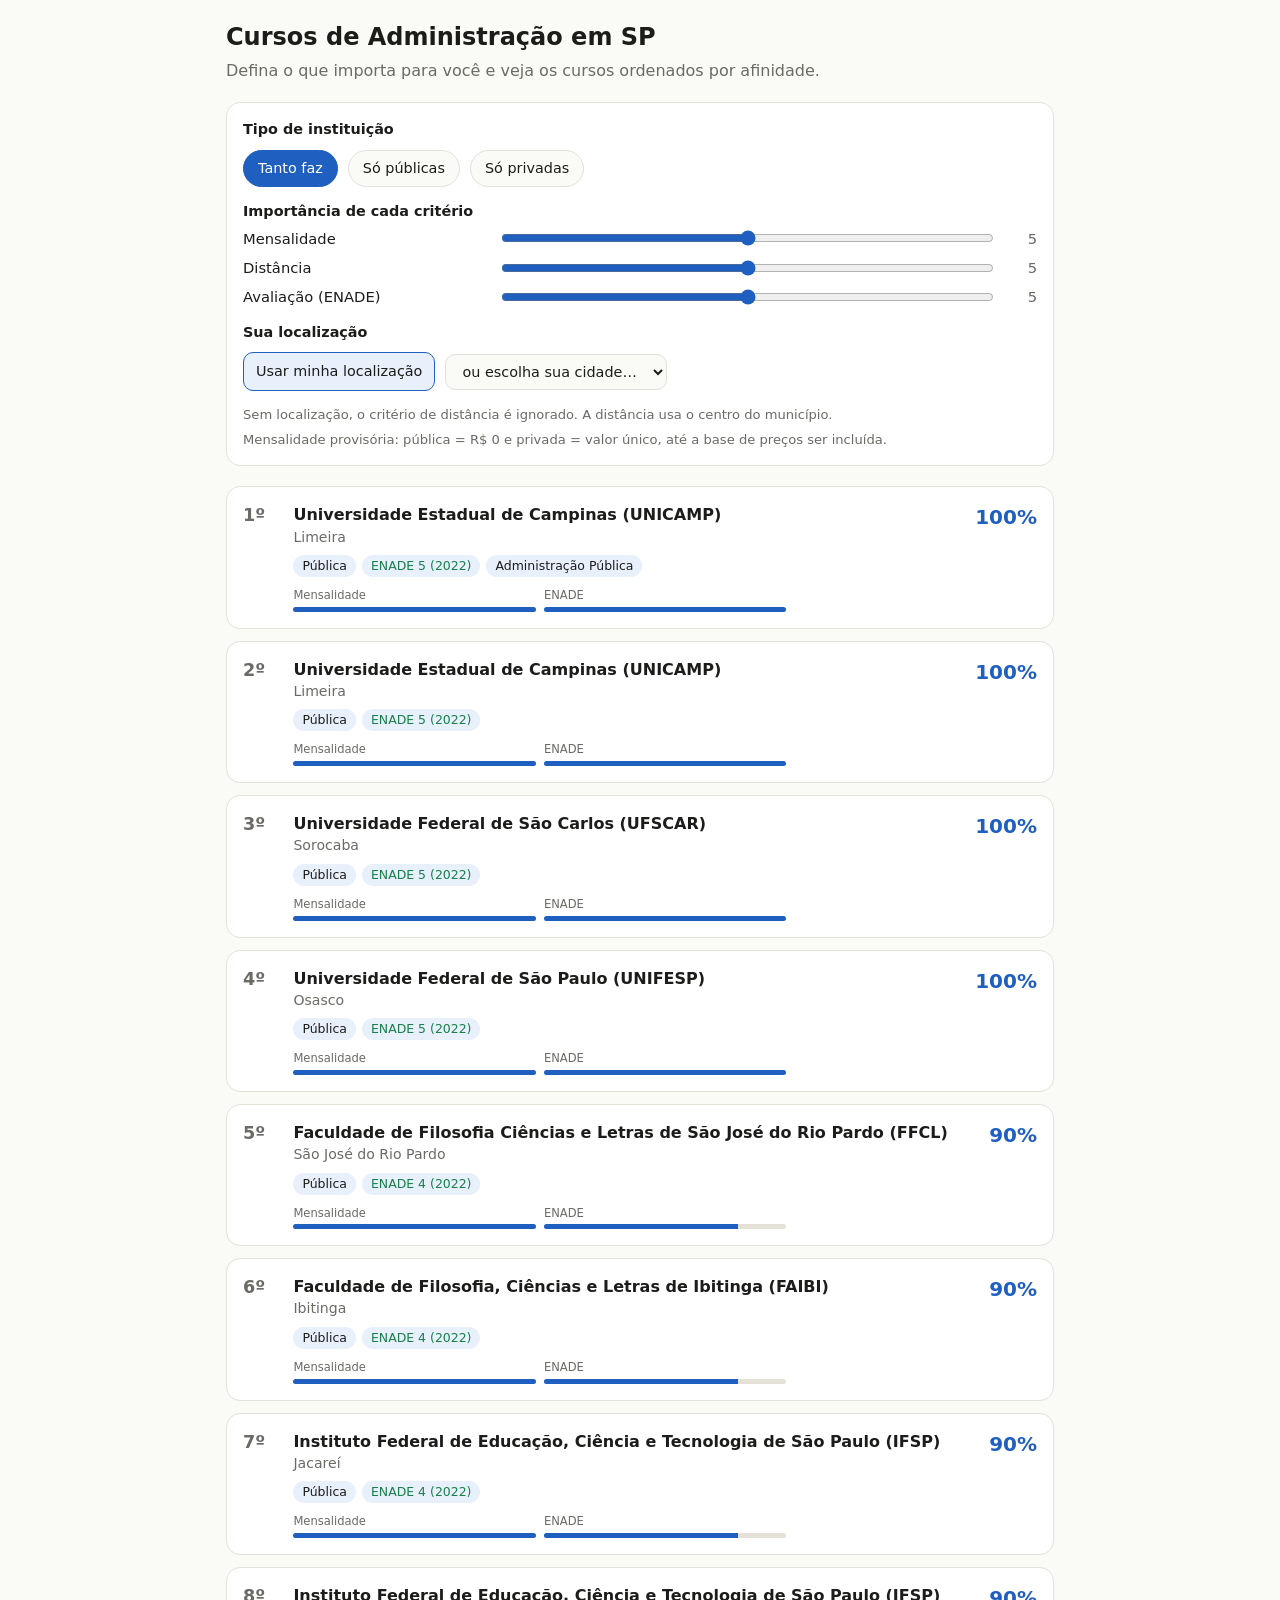
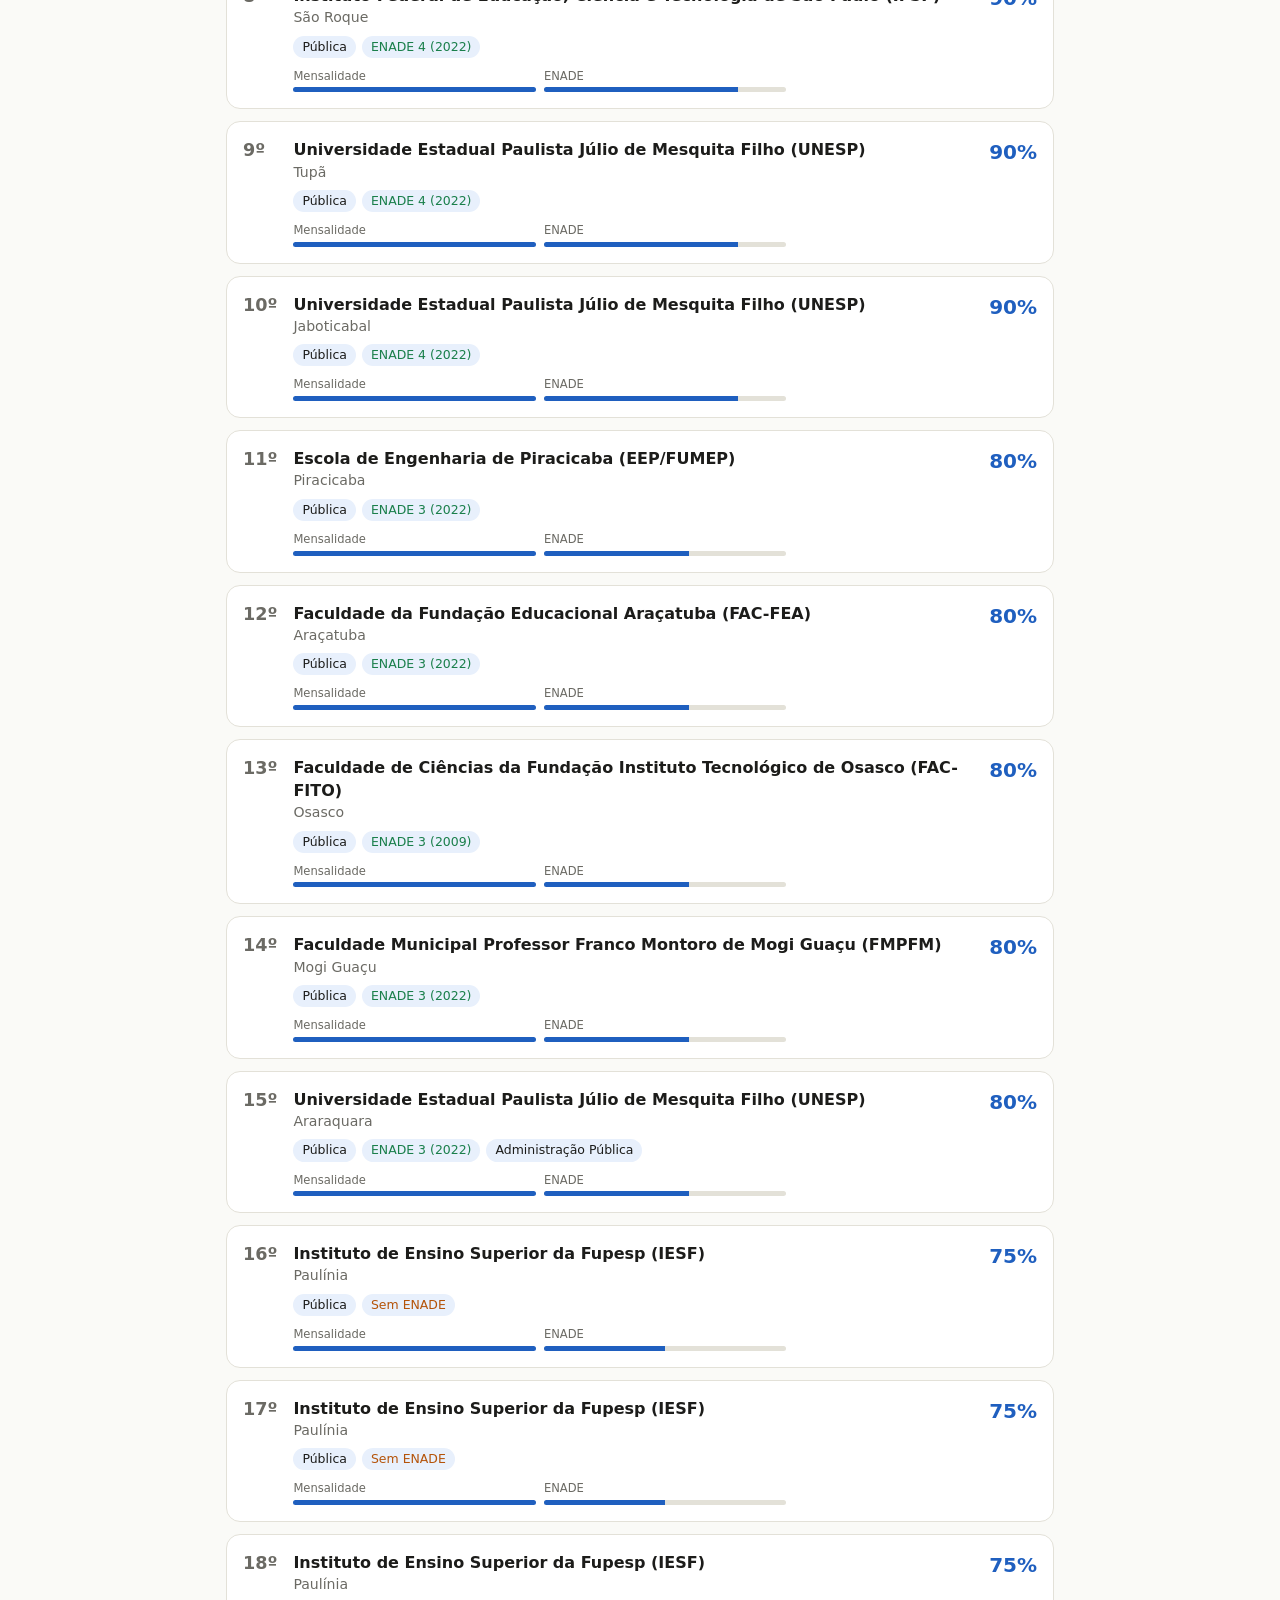
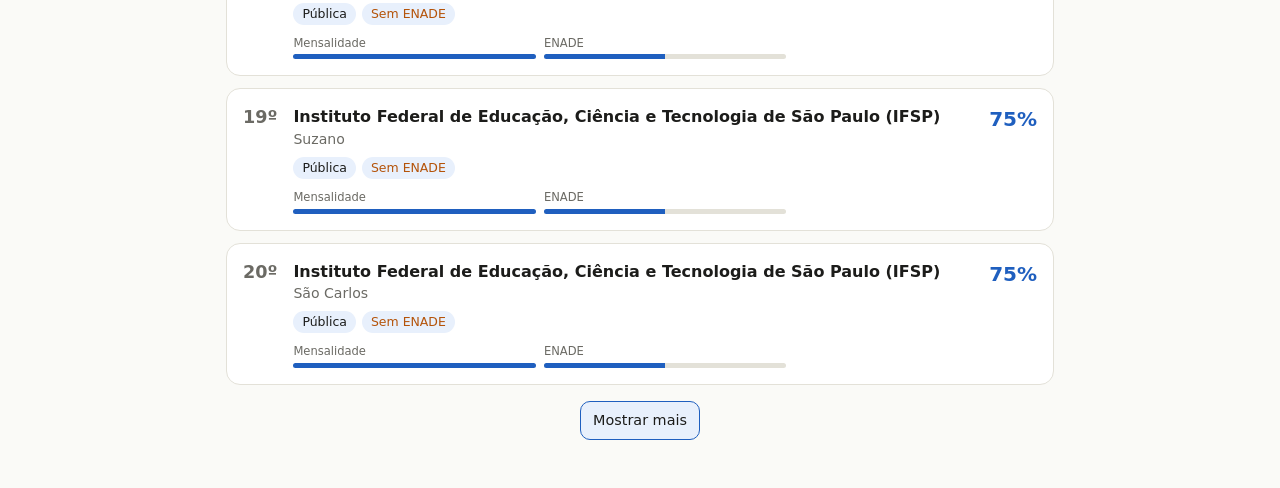
<file: index.html>
<!DOCTYPE html>
<html lang="pt-BR">
<head>
<meta charset="utf-8">
<meta name="viewport" content="width=device-width, initial-scale=1, viewport-fit=cover">
<title>Cursos de Administração em SP</title>
<link rel="stylesheet" href="style.css">
</head>
<body>
<main>
<h1>Cursos de Administração em SP</h1>
<p class="sub">Defina o que importa para você e veja os cursos ordenados por afinidade.</p>
<section class="panel">
 <div class="row"><span class="lbl">Tipo de instituição</span>
  <button class="chip" data-t="all" aria-pressed="true">Tanto faz</button>
  <button class="chip" data-t="pub" aria-pressed="false">Só públicas</button>
  <button class="chip" data-t="priv" aria-pressed="false">Só privadas</button></div>
 <span class="lbl" style="display:block;margin-bottom:6px">Importância de cada critério</span>
 <div class="sl"><span>Mensalidade</span><input type="range" id="w_price" min="0" max="10" value="5"><output></output></div>
 <div class="sl"><span>Distância</span><input type="range" id="w_dist" min="0" max="10" value="5"><output></output></div>
 <div class="sl"><span>Avaliação (ENADE)</span><input type="range" id="w_enade" min="0" max="10" value="5"><output></output></div>
 <div class="row" style="margin-top:14px"><span class="lbl">Sua localização</span>
  <button class="btn" id="geo">Usar minha localização</button>
  <select id="city"><option value="">ou escolha sua cidade…</option></select></div>
 <p class="note" id="locnote">Sem localização, o critério de distância é ignorado. A distância usa o centro do município.</p>
 <p class="note">Mensalidade provisória: pública = R$ 0 e privada = valor único, até a base de preços ser incluída.</p>
</section>
<div id="list"></div>
<button class="btn more" id="more" hidden>Mostrar mais</button>
</main>
<script src="dados.js"></script>
<script src="app.js"></script>
</body>
</html>
</file>
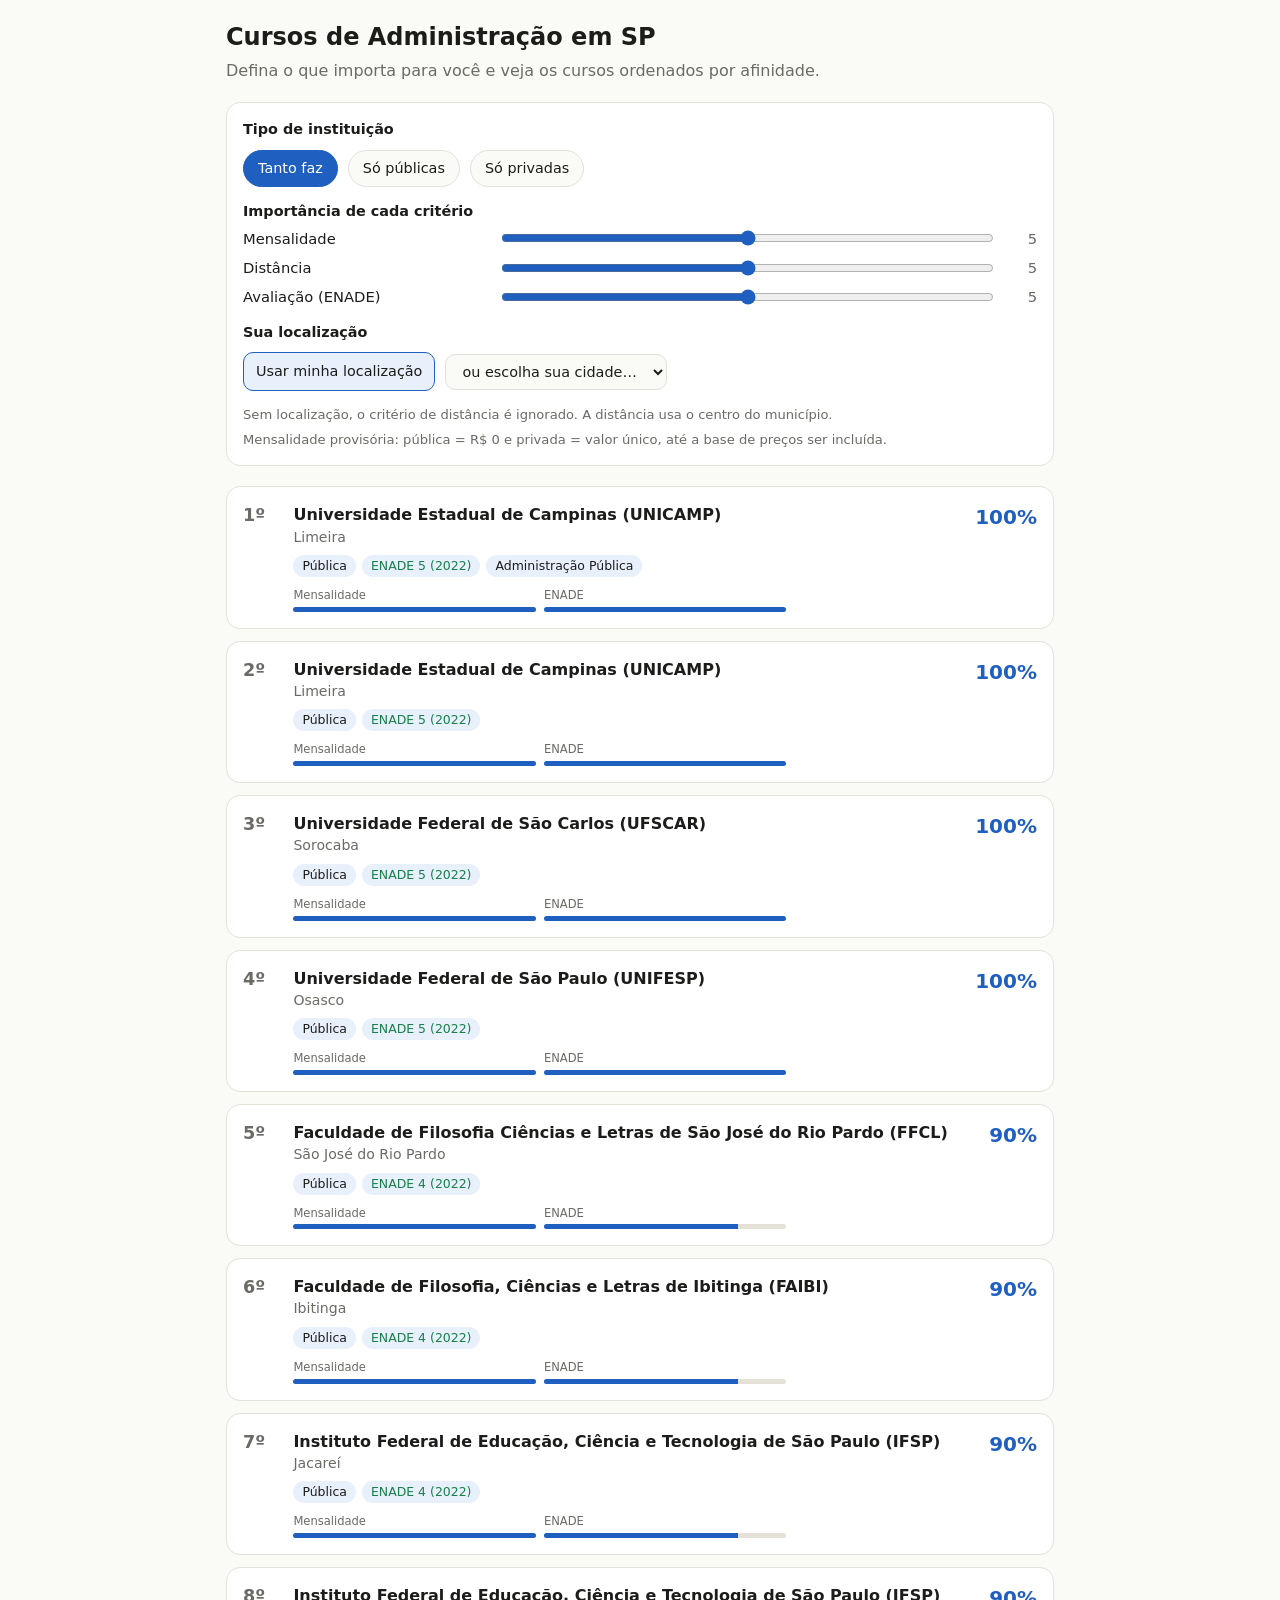
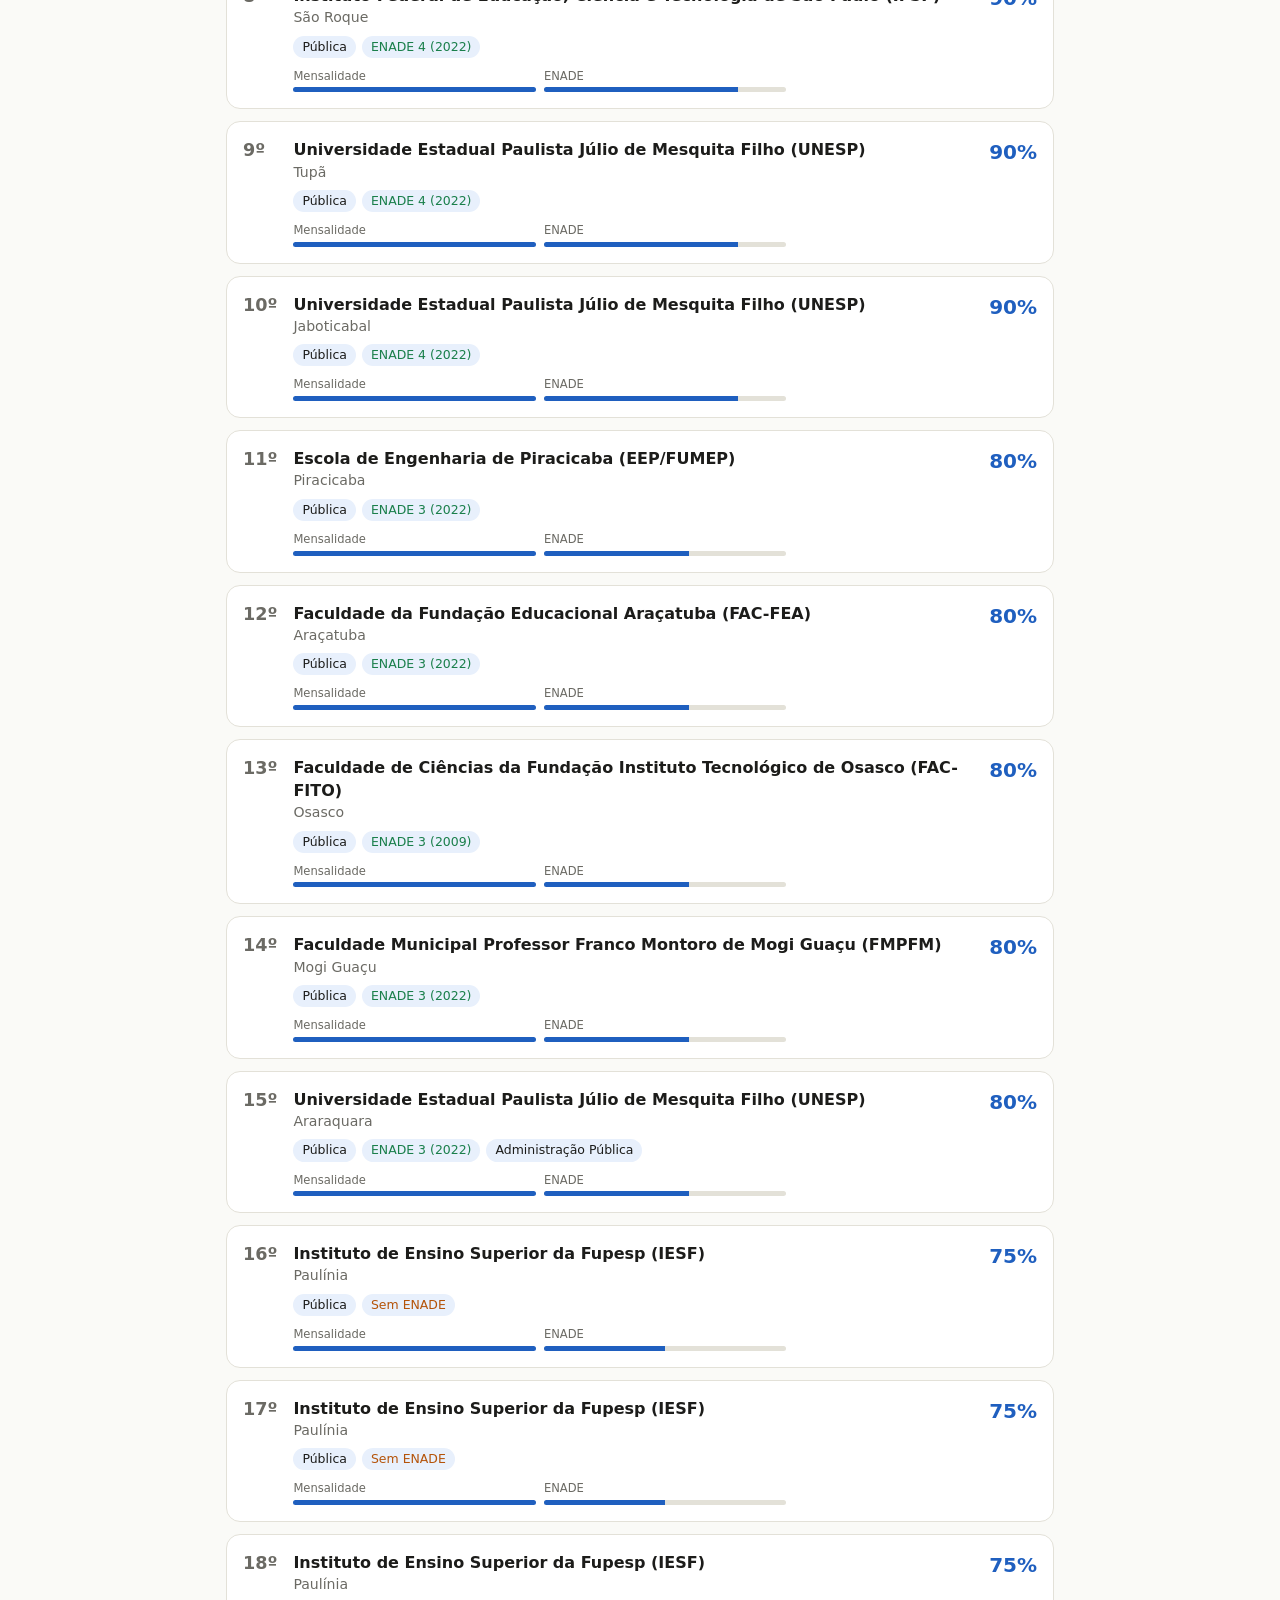
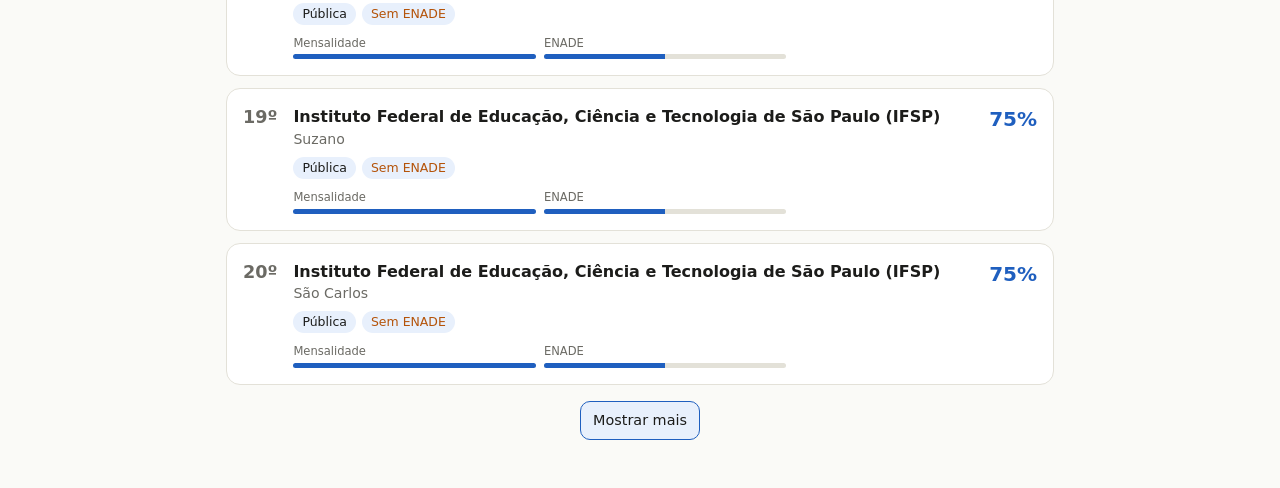
<file: Cursos de Administração em SP.html>
<!DOCTYPE html>
<html lang="pt-BR">
<head>
<meta charset="utf-8">
<meta name="viewport" content="width=device-width, initial-scale=1, viewport-fit=cover">
<title>Cursos de Administração em SP</title>
<style>
:root{--bg:#fafaf7;--fg:#1c1c1a;--mut:#6b6a64;--card:#fff;--bd:#e3e1d8;--ac:#1f5fbf;--ac2:#e8f0fc;--ok:#1a7f4b;--wa:#b45309;box-sizing:border-box;padding-top:env(safe-area-inset-top,0px);padding-bottom:env(safe-area-inset-bottom,0px)}
@media (prefers-color-scheme:dark){:root:not([data-theme="light"]){--bg:#141413;--fg:#ecebe6;--mut:#9a988f;--card:#1e1e1c;--bd:#33322e;--ac:#7aa7f0;--ac2:#1f2a3d;--ok:#5fcf93;--wa:#f0a24f;color-scheme:dark}}
:root[data-theme="dark"]{--bg:#141413;--fg:#ecebe6;--mut:#9a988f;--card:#1e1e1c;--bd:#33322e;--ac:#7aa7f0;--ac2:#1f2a3d;--ok:#5fcf93;--wa:#f0a24f;color-scheme:dark}
html{scroll-padding-top:env(safe-area-inset-top,0px)}
*{box-sizing:border-box}
body{margin:0;background:var(--bg);color:var(--fg);font:16px/1.45 system-ui,-apple-system,"Segoe UI",Roboto,sans-serif}
main{max-width:860px;margin:0 auto;padding:20px 16px 48px}
h1{font-size:1.5rem;margin:0 0 4px}
.sub{color:var(--mut);margin:0 0 20px}
.panel,.card{background:var(--card);border:1px solid var(--bd);border-radius:14px;padding:16px}
.panel{margin-bottom:20px}
.row{display:flex;flex-wrap:wrap;gap:10px;align-items:center;margin-bottom:14px}
.lbl{font-weight:600;font-size:.9rem;min-width:100%}
.chip{border:1px solid var(--bd);background:var(--bg);color:var(--fg);padding:7px 14px;border-radius:999px;cursor:pointer;font:inherit;font-size:.9rem}
.chip[aria-pressed="true"]{background:var(--ac);border-color:var(--ac);color:#fff}
.sl{display:grid;grid-template-columns:1fr 2fr 2.2rem;gap:10px;align-items:center;margin-bottom:8px;font-size:.92rem}
.sl input{width:100%;accent-color:var(--ac)}
.sl output{text-align:right;color:var(--mut)}
select,.btn{font:inherit;font-size:.9rem;padding:8px 12px;border-radius:10px;border:1px solid var(--bd);background:var(--bg);color:var(--fg)}
.btn{cursor:pointer;background:var(--ac2);border-color:var(--ac)}
.note{color:var(--mut);font-size:.82rem;margin:6px 0 0}
#list{display:grid;gap:12px}
.card{display:grid;grid-template-columns:2.4rem 1fr auto;gap:4px 12px}
.rk{font-weight:700;color:var(--mut);font-size:1.1rem}
.ttl{font-weight:600}
.meta{color:var(--mut);font-size:.88rem}
.sc{font-weight:700;font-size:1.25rem;color:var(--ac);text-align:right}
.tags{grid-column:2/4;display:flex;flex-wrap:wrap;gap:6px;margin-top:4px}
.tag{font-size:.78rem;padding:2px 9px;border-radius:999px;background:var(--ac2)}
.tag.w{color:var(--wa)}.tag.g{color:var(--ok)}
.bars{grid-column:2/4;display:grid;grid-template-columns:repeat(3,1fr);gap:8px;margin-top:6px}
.bar{font-size:.72rem;color:var(--mut)}
.bar i{display:block;height:5px;border-radius:3px;background:var(--bd);margin-top:3px;overflow:hidden}
.bar b{display:block;height:100%;background:var(--ac)}
.more{margin:16px auto 0;display:block}
@media (max-width:520px){.sl{grid-template-columns:1fr 2.2rem}.sl input{grid-column:1/3;grid-row:2}}
</style>
</head>
<body>
<main>
<h1>Cursos de Administração em SP</h1>
<p class="sub">Defina o que importa para você e veja os cursos ordenados por afinidade.</p>
<section class="panel">
 <div class="row"><span class="lbl">Tipo de instituição</span>
  <button class="chip" data-t="all" aria-pressed="true">Tanto faz</button>
  <button class="chip" data-t="pub" aria-pressed="false">Só públicas</button>
  <button class="chip" data-t="priv" aria-pressed="false">Só privadas</button></div>
 <span class="lbl" style="display:block;margin-bottom:6px">Importância de cada critério</span>
 <div class="sl"><span>Mensalidade</span><input type="range" id="w_price" min="0" max="10" value="5"><output></output></div>
 <div class="sl"><span>Distância</span><input type="range" id="w_dist" min="0" max="10" value="5"><output></output></div>
 <div class="sl"><span>Avaliação (ENADE)</span><input type="range" id="w_enade" min="0" max="10" value="5"><output></output></div>
 <div class="row" style="margin-top:14px"><span class="lbl">Sua localização</span>
  <button class="btn" id="geo">Usar minha localização</button>
  <select id="city"><option value="">ou escolha sua cidade…</option></select></div>
 <p class="note" id="locnote">Sem localização, o critério de distância é ignorado. A distância usa o centro do município.</p>
 <p class="note">Mensalidade provisória: pública = R$ 0 e privada = valor único, até a base de preços ser incluída.</p>
</section>
<div id="list"></div>
<button class="btn more" id="more" hidden>Mostrar mais</button>
</main>
<script>
const D=[{"i":"Faculdades Integradas Ipep","s":"FIPEP","m":"Campinas","p":1,"e":2,"a":2018,"f":0,"n":"Administração"},{"i":"Faculdade Faccat","s":"FACCAT","m":"Tupã","p":1,"e":2,"a":2022,"f":0,"n":"Administração"},{"i":"Centro Universitário Adventista de São Paulo","s":"UNASP","m":"Engenheiro Coelho","p":1,"e":4,"a":2022,"f":0,"n":"Administração"},{"i":"Faculdade Lusófona de São Paulo","s":"FL-SP","m":"Cotia","p":1,"e":3,"a":2022,"f":0,"n":"Administração"},{"i":"Faculdade Nove de Julho Mauá","s":"NOVE_MAUÁ","m":"Mauá","p":1,"e":2,"a":2022,"f":0,"n":"Administração"},{"i":"Faculdade ESEG - Grupo Etapa","s":"ESEG","m":"São Paulo","p":1,"e":5,"a":2022,"f":0,"n":"Administração"},{"i":"Faculdade Paschoal Dantas","s":"FPD","m":"São Paulo","p":1,"e":2,"a":2018,"f":0,"n":"Administração"},{"i":"Faculdade de São Bernardo do Campo","s":"FASB","m":"São Bernardo do Campo","p":1,"e":3,"a":2022,"f":0,"n":"Administração"},{"i":"Centro Universitário Metropolitano de São Paulo","s":"UNIMESP","m":"Guarulhos","p":1,"e":2,"a":2022,"f":0,"n":"Administração"},{"i":"Centro Universitário Barretos","s":"UNIBARRETOS","m":"Barretos","p":1,"e":3,"a":2022,"f":0,"n":"Administração"},{"i":"Centro Universitário São Judas Tadeu","s":"CSJT","m":"Santos","p":1,"e":3,"a":2022,"f":0,"n":"Administração"},{"i":"Centro Universitário de Jales","s":"UNIJALES","m":"Jales","p":1,"e":3,"a":2022,"f":1,"n":"Administração"},{"i":"Centro Universitário Sagrado Coração","s":"UNISAGRADO","m":"Bauru","p":1,"e":3,"a":2022,"f":0,"n":"Administração"},{"i":"Universidade Universus Veritas Guarulhos","s":"Univeritas UNG","m":"Guarulhos","p":1,"e":2,"a":2022,"f":0,"n":"Administração"},{"i":"Centro Universitário Central Paulista","s":"UNICEP","m":"São Carlos","p":1,"e":3,"a":2022,"f":0,"n":"Administração"},{"i":"Faculdades Integradas de Itapetininga","s":"FII","m":"Itapetininga","p":1,"e":3,"a":2022,"f":0,"n":"Administração"},{"i":"Centro Universitário de Tecnologia e Negócios Carlos Drummond de Andrade","s":"UniTen CDA","m":"São Paulo","p":1,"e":null,"a":null,"f":0,"n":"Administração"},{"i":"Universidade São Judas Tadeu","s":"USJT","m":"São Paulo","p":1,"e":3,"a":2022,"f":0,"n":"Administração"},{"i":"Faculdade Mozarteum de São Paulo","s":"FAMOSP","m":"São Paulo","p":1,"e":0,"a":2022,"f":1,"n":"Administração"},{"i":"Faculdade Anhanguera de Sertãozinho","s":"FASERT","m":"Sertãozinho","p":1,"e":3,"a":2022,"f":0,"n":"Administração"},{"i":"Universidade Brasil","s":"UB","m":"Descalvado","p":1,"e":3,"a":2018,"f":0,"n":"Administração"},{"i":"Universidade Federal de São Paulo","s":"UNIFESP","m":"Osasco","p":0,"e":5,"a":2022,"f":0,"n":"Administração"},{"i":"Centro Universitário Estácio de São Paulo","s":"ESTÁCIO SÃO PAULO","m":"São Paulo","p":1,"e":2,"a":2022,"f":0,"n":"Administração"},{"i":"Faculdade Pentágono - Fapen","s":"FAPEN","m":"Santo André","p":1,"e":3,"a":2022,"f":0,"n":"Administração"},{"i":"Centro Universitário Anhanguera de São Paulo","s":"Anhanguera SP","m":"Osasco","p":1,"e":3,"a":2018,"f":0,"n":"Administração"},{"i":"Faculdade Ibmec São Paulo","s":"IBMEC SP","m":"São Paulo","p":1,"e":null,"a":null,"f":0,"n":"Administração"},{"i":"Centro Universitário de Araras -","s":"UNAR","m":"Araras","p":1,"e":2,"a":2022,"f":0,"n":"Administração"},{"i":"Faculdade São Judas de São Bernardo do Campo","s":"","m":"São Bernardo do Campo","p":1,"e":3,"a":2022,"f":0,"n":"Administração"},{"i":"Faculdade Strong Business School","s":"","m":"Santo André","p":1,"e":4,"a":2022,"f":0,"n":"Administração"},{"i":"Centro Universitário Nossa Senhora do Patrocínio","s":"CEUNSP","m":"Salto","p":1,"e":3,"a":2022,"f":0,"n":"Administração"},{"i":"Universidade Universus Veritas Guarulhos","s":"Univeritas UNG","m":"Itaquaquecetuba","p":1,"e":3,"a":2022,"f":0,"n":"Administração"},{"i":"Faculdade de Filosofia, Ciências e Letras de Ibitinga","s":"FAIBI","m":"Ibitinga","p":0,"e":4,"a":2022,"f":0,"n":"Administração"},{"i":"Instituto Itapetiningano de Ensino Superior","s":"IIES","m":"Itapetininga","p":1,"e":3,"a":2022,"f":0,"n":"Administração"},{"i":"Centro Universitário de Jaguariúna","s":"UniFAJ","m":"Jaguariúna","p":1,"e":3,"a":2022,"f":0,"n":"Administração"},{"i":"Centro Universitário da Fundação Herminio Ometto","s":"FHO","m":"Araras","p":1,"e":3,"a":2022,"f":0,"n":"Administração"},{"i":"Faculdade Marechal Rondon","s":"FMR","m":"São Manuel","p":1,"e":null,"a":null,"f":0,"n":"Administração"},{"i":"Faculdade Metropolitana de Franca","s":"FAMEF","m":"Franca","p":1,"e":null,"a":null,"f":0,"n":"Administração"},{"i":"Instituto de Tecnologia e Liderança","s":"Inteli","m":"São Paulo","p":1,"e":null,"a":null,"f":0,"n":"Administração"},{"i":"Faculdade de Boituva","s":"FIB","m":"Boituva","p":1,"e":3,"a":2018,"f":0,"n":"Administração"},{"i":"Universidade Cruzeiro do Sul","s":"UNICSUL","m":"São Paulo","p":1,"e":2,"a":2022,"f":0,"n":"Administração"},{"i":"Universidade Federal de São Carlos","s":"UFSCAR","m":"Sorocaba","p":0,"e":5,"a":2022,"f":0,"n":"Administração"},{"i":"Faculdade Estácio de Carapicuíba","s":"ESTÁCIO CARAPICUÍBA","m":"Carapicuíba","p":1,"e":3,"a":2022,"f":0,"n":"Administração"},{"i":"Universidade Estadual de Campinas","s":"UNICAMP","m":"Limeira","p":0,"e":5,"a":2022,"f":0,"n":"Administração Pública"},{"i":"Universidade Cruzeiro do Sul","s":"UNICSUL","m":"São Paulo","p":1,"e":3,"a":2022,"f":0,"n":"Administração"},{"i":"Instituto Municipal de Ensino Superior de Assis","s":"IMESA","m":"Assis","p":1,"e":2,"a":2012,"f":0,"n":"Administração"},{"i":"Centro Universitário Sumaré","s":"","m":"São Paulo","p":1,"e":3,"a":2018,"f":0,"n":"Administração"},{"i":"Universidade Cruzeiro do Sul","s":"UNICSUL","m":"São Paulo","p":1,"e":3,"a":2022,"f":0,"n":"Administração"},{"i":"Faculdade Anhanguera de Taubaté","s":"","m":"Taubaté","p":1,"e":3,"a":2022,"f":0,"n":"Administração"},{"i":"Instituto de Ensino Superior da Fupesp","s":"IESF","m":"Paulínia","p":0,"e":null,"a":null,"f":0,"n":"Administração"},{"i":"Faculdade ENAU","s":"FacEnau","m":"Ribeirão Pires","p":1,"e":3,"a":2022,"f":0,"n":"Administração"},{"i":"Universidade Estadual Paulista Júlio de Mesquita Filho","s":"UNESP","m":"Tupã","p":0,"e":4,"a":2022,"f":0,"n":"Administração"},{"i":"Pontifícia Universidade Católica de São Paulo","s":"PUCSP","m":"São Paulo","p":1,"e":4,"a":2022,"f":0,"n":"Administração"},{"i":"Universidade Paulista","s":"UNIP","m":"Santana de Parnaíba","p":1,"e":3,"a":2022,"f":0,"n":"Administração"},{"i":"Instituto Federal de Educação, Ciência e Tecnologia de São Paulo","s":"IFSP","m":"Jacareí","p":0,"e":4,"a":2022,"f":0,"n":"Administração"},{"i":"Universidade São Judas Tadeu","s":"USJT","m":"São Paulo","p":1,"e":3,"a":2022,"f":0,"n":"Administração"},{"i":"Instituto Taubaté de Ensino Superior","s":"I.T.E.S.","m":"Taubaté","p":1,"e":3,"a":2022,"f":0,"n":"Administração"},{"i":"Universidade Paulista","s":"UNIP","m":"Sorocaba","p":1,"e":3,"a":2022,"f":0,"n":"Administração"},{"i":"Faculdades Integradas Campos Salles","s":"FICS","m":"São Paulo","p":1,"e":3,"a":2022,"f":0,"n":"Administração"},{"i":"Centro Universitário UniGrupoFAEF","s":"FAIT","m":"Itapeva","p":1,"e":2,"a":2022,"f":0,"n":"Administração"},{"i":"Faculdade Casa Branca","s":"FACAB","m":"Casa Branca","p":1,"e":3,"a":2012,"f":0,"n":"Administração"},{"i":"Centro Universitário Anhanguera de São Paulo","s":"Anhanguera SP","m":"São Paulo","p":1,"e":1,"a":2022,"f":0,"n":"Administração"},{"i":"Faculdade Reges de Dracena","s":"","m":"Dracena","p":1,"e":4,"a":2022,"f":0,"n":"Administração"},{"i":"Faculdade de São Vicente","s":"FSV","m":"São Vicente","p":1,"e":3,"a":2022,"f":0,"n":"Administração"},{"i":"Faculdade São Paulo de Presidente Venceslau","s":"FASPREV","m":"Presidente Venceslau","p":1,"e":null,"a":null,"f":0,"n":"Administração"},{"i":"Faculdade Anhanguera de Sumaré","s":"FACSUMARÉ","m":"Sumaré","p":1,"e":2,"a":2022,"f":0,"n":"Administração"},{"i":"Faculdade Xv de Agosto","s":"FAQ","m":"Socorro","p":1,"e":3,"a":2022,"f":0,"n":"Administração"},{"i":"Insper Instituto de Ensino e Pesquisa","s":"","m":"São Paulo","p":1,"e":5,"a":2022,"f":0,"n":"Administração"},{"i":"Faculdade de Agudos","s":"FAAG","m":"Agudos","p":1,"e":4,"a":2022,"f":0,"n":"Administração"},{"i":"Faculdade Gran Tietê","s":"FGT","m":"Barra Bonita","p":1,"e":3,"a":2022,"f":0,"n":"Administração"},{"i":"Universidade Paulista","s":"UNIP","m":"São Paulo","p":1,"e":3,"a":2022,"f":0,"n":"Administração"},{"i":"Faculdade de Desenvolvimento Tecnológico do Vale do Paraíba","s":"FACULDADE TECH VALE","m":"São José dos Campos","p":1,"e":3,"a":2022,"f":0,"n":"Administração"},{"i":"Universidade de Araraquara","s":"UNIARA","m":"Araraquara","p":1,"e":3,"a":2022,"f":0,"n":"Administração"},{"i":"Universidade de Sorocaba","s":"UNISO","m":"Sorocaba","p":1,"e":3,"a":2022,"f":0,"n":"Administração"},{"i":"Centro Universitário do Instituto Mauá de Tecnologia","s":"CEUN-IMT","m":"São Caetano do Sul","p":1,"e":5,"a":2022,"f":0,"n":"Administração"},{"i":"Centro Universitário Don Domênico","s":"UNIDON","m":"Guarujá","p":1,"e":2,"a":2022,"f":0,"n":"Administração"},{"i":"Centro Universitário Álvares Penteado","s":"FECAP","m":"São Paulo","p":1,"e":4,"a":2022,"f":0,"n":"Administração"},{"i":"Centro Universitário de Bauru","s":"","m":"Bauru","p":1,"e":3,"a":2022,"f":0,"n":"Administração"},{"i":"Centro Universitário Fundação Santo André","s":"CUFSA","m":"Santo André","p":1,"e":3,"a":2022,"f":0,"n":"Administração"},{"i":"Faculdade de Filosofia Ciências e Letras de Penápolis","s":"FAFIPE","m":"Penápolis","p":1,"e":4,"a":2022,"f":0,"n":"Administração"},{"i":"Centro Universitário Estácio de São Paulo","s":"ESTÁCIO SÃO PAULO","m":"São Paulo","p":1,"e":2,"a":2022,"f":0,"n":"Administração"},{"i":"Faculdades Integradas de Botucatu","s":"","m":"Botucatu","p":1,"e":2,"a":2022,"f":0,"n":"Administração"},{"i":"Universidade Paulista","s":"UNIP","m":"Santos","p":1,"e":3,"a":2022,"f":0,"n":"Administração"},{"i":"Centro Universitário Católico Salesiano Auxilium","s":"UNISALESIANO","m":"Araçatuba","p":1,"e":2,"a":2022,"f":0,"n":"Administração"},{"i":"Universidade Federal de São Carlos","s":"UFSCAR","m":"Buri","p":0,"e":null,"a":null,"f":0,"n":"Administração"},{"i":"Faculdade Anhanguera de São Bernardo","s":"","m":"São Bernardo do Campo","p":1,"e":2,"a":2022,"f":0,"n":"Administração"},{"i":"Universidade Nove de Julho","s":"UNINOVE","m":"São Paulo","p":1,"e":2,"a":2022,"f":0,"n":"Administração"},{"i":"Universidade Santa Cecília","s":"UNISANTA","m":"Santos","p":1,"e":3,"a":2022,"f":0,"n":"Administração"},{"i":"Faculdade Van Gogh","s":"FVG","m":"São Paulo","p":1,"e":0,"a":2022,"f":0,"n":"Administração"},{"i":"Centro Universitário Fieo","s":"UNIFIEO","m":"Osasco","p":1,"e":2,"a":2022,"f":0,"n":"Administração"},{"i":"Faculdade Santo Antônio - Sjc","s":"FSA","m":"São José dos Campos","p":1,"e":null,"a":null,"f":0,"n":"Administração"},{"i":"Faculdade de Engenharia e Administração Paulista","s":"FEAP","m":"Avaré","p":1,"e":null,"a":null,"f":0,"n":"Administração"},{"i":"Universidade Estadual de Campinas","s":"UNICAMP","m":"Limeira","p":0,"e":5,"a":2022,"f":0,"n":"Administração"},{"i":"Faculdade de Educação e Tecnologia Iracema","s":"FAETI","m":"São Paulo","p":1,"e":2,"a":2009,"f":0,"n":"Administração"},{"i":"Universidade Católica de Santos","s":"UNISANTOS","m":"Santos","p":1,"e":4,"a":2022,"f":0,"n":"Administração"},{"i":"Faculdade de Americana","s":"FAM","m":"Americana","p":1,"e":3,"a":2022,"f":0,"n":"Administração"},{"i":"Escola de Administração de Empresas de São Paulo - Fgv Eaesp","s":"FGV-EAESP","m":"São Paulo","p":1,"e":4,"a":2022,"f":0,"n":"Administração Pública"},{"i":"Centro Universitário Metrocamp Wyden","s":"UniMetrocamp Wyden","m":"Campinas","p":1,"e":3,"a":2022,"f":0,"n":"Administração"},{"i":"Centro Universitário Ufbra","s":"UFBRA","m":"São José dos Campos","p":1,"e":null,"a":null,"f":0,"n":"Administração"},{"i":"Faculdades Integradas de Araraquara","s":"FIAR","m":"Araraquara","p":1,"e":2,"a":2022,"f":0,"n":"Administração"},{"i":"Faculdades Integradas de Bauru","s":"FIB","m":"Bauru","p":1,"e":4,"a":2022,"f":0,"n":"Administração"},{"i":"Faculdade Birigui","s":"FABI","m":"Birigui","p":1,"e":1,"a":2018,"f":0,"n":"Administração"},{"i":"Centro Universitário Salesiano de São Paulo","s":"UNISAL","m":"Americana","p":1,"e":2,"a":2022,"f":0,"n":"Administração"},{"i":"Centro Universitário Paulistana","s":"UNIPAULISTANA","m":"São Paulo","p":1,"e":4,"a":2022,"f":0,"n":"Administração"},{"i":"Faculdade Sul Paulista de Itanhaém","s":"FASUPI","m":"Itanhaém","p":1,"e":3,"a":2022,"f":0,"n":"Administração"},{"i":"Faculdade Galileu","s":"FG","m":"Botucatu","p":1,"e":3,"a":2022,"f":0,"n":"Administração"},{"i":"Universidade Presbiteriana Mackenzie","s":"MACKENZIE","m":"Barueri","p":1,"e":4,"a":2022,"f":0,"n":"Administração"},{"i":"Centro Universitário Estácio de Santo André","s":"ESTÁCIO SANTO ANDRÉ","m":"Santo André","p":1,"e":3,"a":2022,"f":0,"n":"Administração"},{"i":"Universidade São Francisco","s":"USF","m":"Bragança Paulista","p":1,"e":3,"a":2022,"f":0,"n":"Administração"},{"i":"Centro Universitário de Rio Preto","s":"UNIRP","m":"São José do Rio Preto","p":1,"e":3,"a":2022,"f":0,"n":"Administração"},{"i":"Centro Universitário Carlos Drummond de Andrade","s":"UniDrummond","m":"São Paulo","p":1,"e":null,"a":null,"f":0,"n":"Administração"},{"i":"Centro Universitário de Excelência Eniac","s":"ENIAC","m":"Guarulhos","p":1,"e":3,"a":2022,"f":0,"n":"Administração"},{"i":"Centro Universitário Piaget","s":"UniPiaget","m":"Suzano","p":1,"e":3,"a":2022,"f":0,"n":"Administração"},{"i":"Universidade Paulista","s":"UNIP","m":"São Paulo","p":1,"e":2,"a":2022,"f":0,"n":"Administração"},{"i":"Centro Universitário UNIFAFIBE","s":"FAFIBE","m":"Bebedouro","p":1,"e":3,"a":2022,"f":0,"n":"Administração"},{"i":"Centro Universitário São Roque","s":"UNISÃO ROQUE","m":"São Roque","p":1,"e":3,"a":2022,"f":0,"n":"Administração"},{"i":"Universidade de Franca","s":"UNIFRAN","m":"Franca","p":1,"e":3,"a":2022,"f":0,"n":"Administração"},{"i":"Centro Universitário Belas Artes de São Paulo","s":"FEBASP","m":"São Paulo","p":1,"e":null,"a":null,"f":0,"n":"Administração"},{"i":"FIAP - Centro Universitário","s":"","m":"São Paulo","p":1,"e":3,"a":2022,"f":0,"n":"Administração"},{"i":"Centro Universitário Salesiano de São Paulo","s":"UNISAL","m":"Campinas","p":1,"e":3,"a":2022,"f":0,"n":"Administração"},{"i":"Centro Universitário Estácio de São Paulo","s":"ESTÁCIO SÃO PAULO","m":"São Paulo","p":1,"e":2,"a":2022,"f":0,"n":"Administração"},{"i":"Faculdade Anhangüera de São José","s":"","m":"São José dos Campos","p":1,"e":2,"a":2022,"f":0,"n":"Administração"},{"i":"Universidade Estadual Paulista Júlio de Mesquita Filho","s":"UNESP","m":"Araraquara","p":0,"e":3,"a":2022,"f":0,"n":"Administração Pública"},{"i":"Centro Universitário FUNVIC","s":"UNIFUNVIC","m":"Pindamonhangaba","p":1,"e":3,"a":2022,"f":0,"n":"Administração"},{"i":"Universidade Universus Veritas Guarulhos","s":"Univeritas UNG","m":"Guarulhos","p":1,"e":2,"a":2018,"f":0,"n":"Administração"},{"i":"Centro Universitário Senac","s":"SENACSP","m":"São Paulo","p":1,"e":3,"a":2022,"f":0,"n":"Administração"},{"i":"Faculdade Vanguarda","s":"","m":"São José dos Campos","p":1,"e":3,"a":2022,"f":0,"n":"Administração"},{"i":"Faculdade Anhanguera de Santa Bárbara","s":"","m":"Santa Bárbara d´Oeste","p":1,"e":3,"a":2022,"f":0,"n":"Administração"},{"i":"Instituto de Ensino Superior da Fupesp","s":"IESF","m":"Paulínia","p":0,"e":null,"a":null,"f":0,"n":"Administração"},{"i":"Centro Universitário Anhanguera de São Paulo","s":"Anhanguera SP","m":"Santo André","p":1,"e":4,"a":2018,"f":0,"n":"Administração"},{"i":"Centro Universitário UNIFAAT","s":"UNIFAAT","m":"Atibaia","p":1,"e":3,"a":2022,"f":0,"n":"Administração"},{"i":"Faculdade Anhanguera de Guarulhos","s":"","m":"Guarulhos","p":1,"e":3,"a":2022,"f":0,"n":"Administração"},{"i":"Centro Universitário Barão de Mauá","s":"CBM","m":"Ribeirão Preto","p":1,"e":4,"a":2022,"f":0,"n":"Administração"},{"i":"Faculdade Nove de Julho de Osasco","s":"NOVE-OSASCO","m":"Osasco","p":1,"e":2,"a":2022,"f":0,"n":"Administração"},{"i":"Instituto Federal de Educação, Ciência e Tecnologia de São Paulo","s":"IFSP","m":"Suzano","p":0,"e":null,"a":null,"f":0,"n":"Administração"},{"i":"Faculdade de Botucatu","s":"FDB","m":"Botucatu","p":1,"e":2,"a":2022,"f":0,"n":"Administração"},{"i":"Universidade de Araraquara","s":"UNIARA","m":"Matão","p":1,"e":null,"a":null,"f":0,"n":"Administração"},{"i":"Faculdade do Litoral Sul Paulista","s":"FALS","m":"Praia Grande","p":1,"e":2,"a":2022,"f":0,"n":"Administração"},{"i":"Centro Universitário das Faculdades Metropolitanas Unidas","s":"FMU","m":"São Paulo","p":1,"e":2,"a":2022,"f":0,"n":"Administração"},{"i":"Universidade Metropolitana de Santos","s":"UNIMES","m":"Santos","p":1,"e":3,"a":2022,"f":0,"n":"Administração"},{"i":"Universidade Nove de Julho","s":"UNINOVE","m":"São Paulo","p":1,"e":2,"a":2022,"f":0,"n":"Administração"},{"i":"Faculdade Network","s":"NWK","m":"Nova Odessa","p":1,"e":2,"a":2022,"f":0,"n":"Administração"},{"i":"Universidade Paulista","s":"UNIP","m":"São Paulo","p":1,"e":3,"a":2022,"f":0,"n":"Administração"},{"i":"Centro Universitário Carlos Drummond de Andrade","s":"UniDrummond","m":"São Paulo","p":1,"e":3,"a":2022,"f":0,"n":"Administração"},{"i":"Centro Universitário Estácio de Ribeirão Preto","s":"ESTÁCIO RIBEIRÃO PRE","m":"Ribeirão Preto","p":1,"e":3,"a":2022,"f":0,"n":"Administração"},{"i":"Faculdade ESPM de São Paulo","s":"ESPM SP","m":"São Paulo","p":1,"e":3,"a":2022,"f":0,"n":"Administração"},{"i":"Faculdade de Ciências e Tecnologia de Birigui","s":"FATEB","m":"Birigui","p":0,"e":2,"a":2018,"f":0,"n":"Administração"},{"i":"Centro Universitário Armando Alvares Penteado","s":"FA-FAAP","m":"São Paulo","p":1,"e":4,"a":2022,"f":0,"n":"Administração"},{"i":"Centro Universitário Facamp","s":"FACAMP","m":"Campinas","p":1,"e":5,"a":2022,"f":0,"n":"Administração"},{"i":"Faculdade Anhangüera de Campinas","s":"","m":"Campinas","p":1,"e":2,"a":2022,"f":0,"n":"Administração"},{"i":"Fatece - Faculdade de Tecnologia, Ciências e Educação","s":"FATECE","m":"Pirassununga","p":1,"e":2,"a":2022,"f":0,"n":"Administração"},{"i":"Centro Universitário Etep Nacional","s":"UNINACIONAL","m":"São José dos Campos","p":1,"e":2,"a":2022,"f":0,"n":"Administração"},{"i":"Faculdade Unida de São Paulo","s":"FAUSP","m":"São Paulo","p":1,"e":null,"a":null,"f":0,"n":"Administração"},{"i":"Centro Universitário Max Planck","s":"UniMAX","m":"Indaiatuba","p":1,"e":4,"a":2022,"f":0,"n":"Administração"},{"i":"Faculdade de Guaira","s":"FAG-SP","m":"Guaíra","p":1,"e":null,"a":null,"f":0,"n":"Administração"},{"i":"Centro Universitário das Faculdades Associadas de Ensino - Fae","s":"UNIFAE","m":"São João da Boa Vista","p":1,"e":3,"a":2022,"f":0,"n":"Administração"},{"i":"Centro Universitário de Fernandópolis","s":"UNIFEF","m":"Fernandópolis","p":1,"e":3,"a":2022,"f":0,"n":"Administração"},{"i":"Faculdade Anhanguera de Indaiatuba","s":"","m":"Indaiatuba","p":1,"e":3,"a":2022,"f":0,"n":"Administração"},{"i":"Faculdade Lumina","s":"Lumina","m":"São Paulo","p":1,"e":null,"a":null,"f":0,"n":"Administração"},{"i":"Centro Universitário Toledo Wyden","s":"Unitoledo Wyden","m":"Araçatuba","p":1,"e":3,"a":2022,"f":0,"n":"Administração"},{"i":"Centro Universitário Padre Albino","s":"","m":"Catanduva","p":1,"e":4,"a":2022,"f":0,"n":"Administração"},{"i":"Faculdade de Ciências Humanas do Estado de São Paulo","s":"FACIC","m":"Cruzeiro","p":1,"e":2,"a":2022,"f":0,"n":"Administração"},{"i":"Centro Universitário Bauruense","s":"UNIESB","m":"Bauru","p":1,"e":2,"a":2018,"f":0,"n":"Administração"},{"i":"Centro Universitário das Faculdades Integradas de Ourinhos","s":"Unifio","m":"Ourinhos","p":1,"e":3,"a":2022,"f":0,"n":"Administração"},{"i":"Universidade Paulista","s":"UNIP","m":"Bauru","p":1,"e":4,"a":2022,"f":0,"n":"Administração"},{"i":"Faculdade Santo Antônio","s":"FSA","m":"Caçapava","p":1,"e":3,"a":2022,"f":0,"n":"Administração"},{"i":"Faculdade de Ciências Humanas","s":"IMENSU","m":"Mairiporã","p":1,"e":null,"a":null,"f":0,"n":"Administração"},{"i":"Universidade Estadual Paulista Júlio de Mesquita Filho","s":"UNESP","m":"Jaboticabal","p":0,"e":4,"a":2022,"f":0,"n":"Administração"},{"i":"Faculdade Marechal Rondon","s":"FMR","m":"São Manuel","p":1,"e":2,"a":2022,"f":0,"n":"Administração"},{"i":"Centro Universitário Sudoeste Paulista","s":"UniFSP","m":"Itapetininga","p":1,"e":2,"a":2022,"f":0,"n":"Administração"},{"i":"Faculdade Xv de Agosto","s":"FAQ","m":"Socorro","p":1,"e":2,"a":2009,"f":0,"n":"Administração"},{"i":"Centro Universitário Salesiano de São Paulo","s":"UNISAL","m":"Lorena","p":1,"e":4,"a":2022,"f":0,"n":"Administração"},{"i":"Instituto Matonense Municipal de Ensino Superior","s":"IMMES","m":"Matão","p":1,"e":4,"a":2022,"f":0,"n":"Administração"},{"i":"Instituto de Ensino Superior da Fupesp","s":"IESF","m":"Paulínia","p":0,"e":null,"a":null,"f":0,"n":"Administração"},{"i":"Faculdade Bilac de São José dos Campos","s":"BILAC","m":"São José dos Campos","p":1,"e":0,"a":2018,"f":0,"n":"Administração"},{"i":"Faculdades Integradas Ipep","s":"FIPEP","m":"Campinas","p":1,"e":2,"a":2022,"f":0,"n":"Administração"},{"i":"Faculdade Reges de Ribeirão Preto","s":"","m":"Ribeirão Preto","p":1,"e":3,"a":2022,"f":0,"n":"Administração"},{"i":"Faculdades Integradas de Jahu","s":"FIJ","m":"Jaú","p":1,"e":3,"a":2022,"f":0,"n":"Administração"},{"i":"Universidade Paulista","s":"UNIP","m":"São Paulo","p":1,"e":4,"a":2022,"f":0,"n":"Administração"},{"i":"Faculdade Flamingo","s":"","m":"São Paulo","p":1,"e":2,"a":2022,"f":0,"n":"Administração"},{"i":"Universidade Nove de Julho","s":"UNINOVE","m":"São Paulo","p":1,"e":2,"a":2022,"f":0,"n":"Administração"},{"i":"Centro Universitário Esamc Campinas","s":"","m":"Campinas","p":1,"e":3,"a":2022,"f":0,"n":"Administração"},{"i":"Centro Universitário de Adamantina","s":"FAI","m":"Adamantina","p":1,"e":3,"a":2022,"f":0,"n":"Administração"},{"i":"Centro Universitário Anhanguera de São Paulo","s":"Anhanguera SP","m":"São Paulo","p":1,"e":null,"a":null,"f":0,"n":"Administração"},{"i":"Faculdade Unibras - Prudente","s":"FACBRAS","m":"Presidente Prudente","p":1,"e":null,"a":null,"f":0,"n":"Administração"},{"i":"Faculdade de Tecnologia de São Vicente","s":"FATEF","m":"São Vicente","p":1,"e":3,"a":2022,"f":0,"n":"Administração"},{"i":"Faculdade Associada Brasil","s":"FAB","m":"São Paulo","p":1,"e":1,"a":2018,"f":1,"n":"Administração"},{"i":"Faculdade Canção Nova","s":"FCN","m":"Cachoeira Paulista","p":1,"e":0,"a":2022,"f":0,"n":"Administração"},{"i":"Faculdade de Educação São Luís","s":"FESL","m":"Jaboticabal","p":1,"e":3,"a":2022,"f":0,"n":"Administração"},{"i":"Faculdade Católica Paulista","s":"FACAP","m":"Marília","p":1,"e":2,"a":2022,"f":0,"n":"Administração"},{"i":"Faculdade da Fundação Educacional Araçatuba","s":"FAC-FEA","m":"Araçatuba","p":0,"e":3,"a":2022,"f":0,"n":"Administração"},{"i":"Universidade Paulista","s":"UNIP","m":"Assis","p":1,"e":3,"a":2022,"f":0,"n":"Administração"},{"i":"Centro Universitário Salesiano de São Paulo","s":"UNISAL","m":"Piracicaba","p":1,"e":3,"a":2022,"f":0,"n":"Administração"},{"i":"Centro Universitário Sudoeste Paulista","s":"UniFSP","m":"Avaré","p":1,"e":3,"a":2022,"f":0,"n":"Administração"},{"i":"Universidade de São Paulo","s":"USP","m":"Ribeirão Preto","p":0,"e":null,"a":null,"f":0,"n":"Administração"},{"i":"Faculdade Ibmec São Paulo","s":"IBMEC SP","m":"São Paulo","p":1,"e":3,"a":2022,"f":0,"n":"Administração"},{"i":"Faculdades Integradas Potencial","s":"FIP","m":"Cotia","p":1,"e":3,"a":2022,"f":0,"n":"Administração"},{"i":"Faculdade Anhangüera de Ribeirão Preto","s":"","m":"Ribeirão Preto","p":1,"e":3,"a":2022,"f":0,"n":"Administração"},{"i":"Centro Universitário do Norte de São Paulo","s":"UNORTE","m":"São José do Rio Preto","p":1,"e":2,"a":2018,"f":0,"n":"Administração"},{"i":"Universidade Paulista","s":"UNIP","m":"Araraquara","p":1,"e":3,"a":2022,"f":0,"n":"Administração"},{"i":"Centro Universitário Sumaré","s":"","m":"São Paulo","p":1,"e":null,"a":null,"f":0,"n":"Administração"},{"i":"Universidade do Oeste Paulista","s":"UNOESTE","m":"Presidente Prudente","p":1,"e":3,"a":2022,"f":0,"n":"Administração"},{"i":"Universidade Paulista","s":"UNIP","m":"São Paulo","p":1,"e":3,"a":2022,"f":0,"n":"Administração"},{"i":"Faculdade de Desenvolvimento Tecnológico do Vale do Paraíba","s":"FACULDADE TECH VALE","m":"São José dos Campos","p":1,"e":3,"a":2009,"f":0,"n":"Administração"},{"i":"Faculdade de São Bernardo do Campo","s":"FASB","m":"São Bernardo do Campo","p":1,"e":2,"a":2009,"f":0,"n":"Administração"},{"i":"Centro Universitário Unisan","s":"UNISAN","m":"São Paulo","p":1,"e":1,"a":2022,"f":0,"n":"Administração"},{"i":"Universidade Paulista","s":"UNIP","m":"São José do Rio Pardo","p":1,"e":4,"a":2022,"f":0,"n":"Administração"},{"i":"Universidade Santo Amaro","s":"UNISA","m":"São Paulo","p":1,"e":3,"a":2022,"f":0,"n":"Administração"},{"i":"Instituto Federal de Educação, Ciência e Tecnologia de São Paulo","s":"IFSP","m":"São Carlos","p":0,"e":null,"a":null,"f":0,"n":"Administração"},{"i":"Universidade Paulista","s":"UNIP","m":"São Paulo","p":1,"e":2,"a":2022,"f":0,"n":"Administração"},{"i":"Faculdade Campos Elíseos","s":"FCE","m":"São Paulo","p":1,"e":4,"a":2018,"f":0,"n":"Administração"},{"i":"Faculdade Regional de Espírito Santo do Pinhal","s":"UNIPINHAL","m":"Espírito Santo do Pinhal","p":1,"e":4,"a":2022,"f":0,"n":"Administração"},{"i":"Faculdade de Direito de Itú","s":"FADITU","m":"Itu","p":1,"e":3,"a":2022,"f":0,"n":"Administração"},{"i":"Centro Universitário Antônio Eufrásio de Toledo de Presidente Prudente - Toledo Prudente","s":"TOLEDO PRUDENTE","m":"Presidente Prudente","p":1,"e":4,"a":2022,"f":0,"n":"Administração"},{"i":"Universidade de Ribeirão Preto","s":"UNAERP","m":"Ribeirão Preto","p":1,"e":4,"a":2022,"f":0,"n":"Administração"},{"i":"Faculdades Integradas Ipep","s":"FIPEP","m":"São Paulo","p":1,"e":1,"a":2012,"f":0,"n":"Administração"},{"i":"Faculdade de Santana de Parnaíba","s":"FASP","m":"Santana de Parnaíba","p":1,"e":3,"a":2022,"f":0,"n":"Administração"},{"i":"Centro Universitário Anhanguera de São Paulo","s":"Anhanguera SP","m":"São Paulo","p":1,"e":3,"a":2022,"f":0,"n":"Administração"},{"i":"Faculdade de Itápolis - Facita","s":"FACITA","m":"Itápolis","p":1,"e":3,"a":2022,"f":0,"n":"Administração"},{"i":"Centro Universitário Módulo","s":"MÓDULO","m":"Caraguatatuba","p":1,"e":3,"a":2022,"f":0,"n":"Administração"},{"i":"Faculdade Israelita de Ciências da Saúde Albert Einstein","s":"FICSAE","m":"São Paulo","p":1,"e":null,"a":null,"f":0,"n":"Administração"},{"i":"Faculdade Gennari e Peartree","s":"FGP","m":"Pederneiras","p":1,"e":2,"a":2022,"f":0,"n":"Administração"},{"i":"Centro Universitário Campo Limpo Paulista","s":" UNIFACCAMP","m":"Campo Limpo Paulista","p":1,"e":2,"a":2022,"f":0,"n":"Administração"},{"i":"Universidade São Francisco","s":"USF","m":"Campinas","p":1,"e":4,"a":2022,"f":0,"n":"Administração"},{"i":"Faculdade Marechal Rondon","s":"FMR","m":"São Manuel","p":1,"e":2,"a":2009,"f":0,"n":"Administração"},{"i":"Universidade Nove de Julho","s":"UNINOVE","m":"São Paulo","p":1,"e":2,"a":2022,"f":0,"n":"Administração"},{"i":"Universidade Anhembi Morumbi","s":"UAM","m":"São Paulo","p":1,"e":3,"a":2022,"f":0,"n":"Administração"},{"i":"Faculdades Integradas Urubupungá","s":"FIU","m":"Pereira Barreto","p":1,"e":2,"a":2022,"f":0,"n":"Administração"},{"i":"Centro Universitário Fundação de Ensino Octávio Bastos - Feob","s":"UNIFEOB","m":"São João da Boa Vista","p":1,"e":3,"a":2022,"f":0,"n":"Administração"},{"i":"Faculdade de Ensino Superior Santa Barbara","s":"FAESB","m":"Tatuí","p":1,"e":3,"a":2022,"f":0,"n":"Administração"},{"i":"Claretiano - Centro Universitário","s":"CLARETIANOBT","m":"Batatais","p":1,"e":3,"a":2022,"f":0,"n":"Administração"},{"i":"Centro Universitário da Fundação Educacional Inaciana Pe Sabóia de Medeiros","s":"FEI","m":"São Bernardo do Campo","p":1,"e":5,"a":2022,"f":0,"n":"Administração"},{"i":"Universidade Brasil","s":"UB","m":"São Paulo","p":1,"e":2,"a":2018,"f":0,"n":"Administração"},{"i":"Centro Universitário Braz Cubas","s":" ","m":"Mogi das Cruzes","p":1,"e":3,"a":2022,"f":0,"n":"Administração"},{"i":"Universidade São Judas Tadeu","s":"USJT","m":"São Paulo","p":1,"e":3,"a":2022,"f":0,"n":"Administração"},{"i":"Universidade Cruzeiro do Sul","s":"UNICSUL","m":"São Paulo","p":1,"e":3,"a":2022,"f":0,"n":"Administração"},{"i":"Centro Universitário Municipal de Franca","s":"UNI-FACEF","m":"Franca","p":1,"e":3,"a":2022,"f":0,"n":"Administração"},{"i":"Faculdade Mogiana do Estado de São Paulo","s":"FMG","m":"Mogi Guaçu","p":1,"e":4,"a":2018,"f":0,"n":"Administração"},{"i":"Centro Universitário de Presidente Prudente","s":"UNIPRUDENTE","m":"Presidente Prudente","p":1,"e":2,"a":2018,"f":0,"n":"Administração"},{"i":"Faculdade de Tecnologia Francisco Morato","s":"FFRAMO","m":"Francisco Morato","p":1,"e":null,"a":null,"f":1,"n":"Administração"},{"i":"Faculdade Anhangüera de Sorocaba","s":"FSO","m":"Sorocaba","p":1,"e":2,"a":2022,"f":0,"n":"Administração"},{"i":"Centro Universitário de Andradina","s":"UNIANDRADINA","m":"Andradina","p":1,"e":2,"a":2018,"f":0,"n":"Administração"},{"i":"Centro Universitário Adventista de São Paulo","s":"UNASP","m":"Hortolândia","p":1,"e":3,"a":2022,"f":0,"n":"Administração"},{"i":"Centro Universitário Nossa Senhora do Patrocínio","s":"CEUNSP","m":"Itu","p":1,"e":3,"a":2022,"f":0,"n":"Administração"},{"i":"Centro Universitário de Suzano","s":"UNISUZANO","m":"Suzano","p":1,"e":3,"a":2018,"f":0,"n":"Administração"},{"i":"Universidade Nove de Julho","s":"UNINOVE","m":"São Paulo","p":1,"e":2,"a":2022,"f":0,"n":"Administração"},{"i":"Faculdade Fia de Administração e Negócios","s":"FFIA","m":"São Paulo","p":1,"e":5,"a":2022,"f":0,"n":"Administração"},{"i":"União das Faculdades dos Grandes Lagos","s":"UNILAGO","m":"São José do Rio Preto","p":1,"e":2,"a":2022,"f":0,"n":"Administração"},{"i":"Centro Universitário Carlos Drummond de Andrade","s":"UniDrummond","m":"São Paulo","p":1,"e":2,"a":2018,"f":0,"n":"Administração"},{"i":"Escola de Engenharia de Piracicaba","s":"EEP/FUMEP","m":"Piracicaba","p":0,"e":3,"a":2022,"f":0,"n":"Administração"},{"i":"Universidade Paulista","s":"UNIP","m":"São Paulo","p":1,"e":4,"a":2022,"f":0,"n":"Administração"},{"i":"Faculdade de Administração de Santa Cruz do Rio Pardo","s":"FASC","m":"Santa Cruz do Rio Pardo","p":1,"e":2,"a":2022,"f":0,"n":"Administração"},{"i":"Centro Universitário das Américas","s":"CAM","m":"São Paulo","p":1,"e":null,"a":null,"f":0,"n":"Administração"},{"i":"Faculdade Unità","s":"UNITÀ","m":"Campinas","p":1,"e":3,"a":2022,"f":0,"n":"Administração"},{"i":"Centro Universitário de Paulínia","s":"UNIFACP","m":"Paulínia","p":1,"e":3,"a":2022,"f":0,"n":"Administração"},{"i":"Faculdade Garça Branca","s":"FGB","m":"Matão","p":1,"e":null,"a":null,"f":0,"n":"Administração"},{"i":"Faculdade do Comércio de São Paulo","s":"FAC-SP","m":"São Paulo","p":1,"e":null,"a":null,"f":0,"n":"Administração"},{"i":"Universidade de Mogi das Cruzes","s":"UMC","m":"Mogi das Cruzes","p":1,"e":3,"a":2022,"f":0,"n":"Administração"},{"i":"Faculdade Engenheiro Salvador Arena","s":"FESA","m":"São Bernardo do Campo","p":1,"e":5,"a":2022,"f":0,"n":"Administração"},{"i":"Centro Universitário do Vale do Ribeira","s":"UNIVR","m":"Registro","p":1,"e":4,"a":2022,"f":0,"n":"Administração"},{"i":"Faculdade Anhangüera de Piracicaba","s":"","m":"Piracicaba","p":1,"e":3,"a":2022,"f":0,"n":"Administração"},{"i":"Centro Universitário Assunção","s":"","m":"São Paulo","p":1,"e":2,"a":2022,"f":0,"n":"Administração"},{"i":"Faculdade Invictus","s":"FIRP","m":"São José do Rio Preto","p":1,"e":null,"a":null,"f":0,"n":"Administração Pública"},{"i":"Centro Universitário São Camilo","s":"SAO CAMILO","m":"São Paulo","p":1,"e":3,"a":2022,"f":0,"n":"Administração"},{"i":"Faculdade Anhanguera de Valinhos","s":"","m":"Valinhos","p":1,"e":3,"a":2022,"f":0,"n":"Administração"},{"i":"Faculdade Ibero Americana de São Paulo","s":"FIASP","m":"Piraju","p":1,"e":3,"a":2018,"f":1,"n":"Administração"},{"i":"Faculdade Anhanguera de Taboão da Serra","s":"FATS","m":"Taboão da Serra","p":1,"e":2,"a":2022,"f":0,"n":"Administração"},{"i":"Universidade Metropolitana de Santos","s":"UNIMES","m":"Santos","p":1,"e":3,"a":2009,"f":0,"n":"Administração"},{"i":"Centro Universitário Amparense","s":"UNIFIA","m":"Amparo","p":1,"e":4,"a":2022,"f":0,"n":"Administração"},{"i":"Escola de Sociologia e Política de São Paulo","s":"ESP","m":"São Paulo","p":1,"e":2,"a":2015,"f":0,"n":"Administração"},{"i":"Centro Universitário Lusíada","s":"UNILUS","m":"Santos","p":1,"e":2,"a":2022,"f":0,"n":"Administração"},{"i":"Universidade Metodista de Piracicaba","s":"UNIMEP","m":"Piracicaba","p":1,"e":4,"a":2022,"f":0,"n":"Administração"},{"i":"Universidade Cruzeiro do Sul","s":"UNICSUL","m":"São Paulo","p":1,"e":null,"a":null,"f":0,"n":"Administração"},{"i":"Instituto Municipal de Ensino Superior de Bebedouro Victório Cardassi","s":"IMESB","m":"Bebedouro","p":0,"e":2,"a":2022,"f":0,"n":"Administração"},{"i":"Claretiano - Centro Universitário","s":"","m":"Rio Claro","p":1,"e":3,"a":2022,"f":0,"n":"Administração"},{"i":"Centro Universitário Padre Anchieta","s":"UNIANCHIETA","m":"Jundiaí","p":1,"e":4,"a":2022,"f":0,"n":"Administração"},{"i":"Centro Universitário Carlos Drummond de Andrade","s":"UniDrummond","m":"São Paulo","p":1,"e":null,"a":null,"f":0,"n":"Administração"},{"i":"Faculdade Aliança Educacional do Estado de São Paulo","s":"","m":"Itapevi","p":1,"e":3,"a":2022,"f":0,"n":"Administração"},{"i":"Universidade Presbiteriana Mackenzie","s":"MACKENZIE","m":"Campinas","p":1,"e":3,"a":2022,"f":0,"n":"Administração"},{"i":"Universidade São Judas Tadeu","s":"USJT","m":"São Paulo","p":1,"e":3,"a":2022,"f":0,"n":"Administração"},{"i":"Universidade Paulista","s":"UNIP","m":"São Paulo","p":1,"e":3,"a":2022,"f":0,"n":"Administração"},{"i":"Universidade Paulista","s":"UNIP","m":"Araçatuba","p":1,"e":3,"a":2022,"f":0,"n":"Administração"},{"i":"Instituto Federal de Educação, Ciência e Tecnologia de São Paulo","s":"IFSP","m":"São Roque","p":0,"e":4,"a":2022,"f":0,"n":"Administração"},{"i":"Faculdade Embu das Artes","s":"FAEM","m":"Embu","p":1,"e":null,"a":null,"f":0,"n":"Administração Pública"},{"i":"Centro Universitário de Mauá","s":"UNI-FAMA","m":"Mauá","p":1,"e":3,"a":2018,"f":0,"n":"Administração"},{"i":"Faculdades Integradas de Taguaí","s":"FIT","m":"Taguaí","p":1,"e":null,"a":null,"f":0,"n":"Administração"},{"i":"Centro Universitário da Fundação Educacional Inaciana Pe Sabóia de Medeiros","s":"FEI","m":"São Paulo","p":1,"e":5,"a":2022,"f":0,"n":"Administração"},{"i":"Centro Universitário das Faculdades Metropolitanas Unidas","s":"FMU","m":"São Paulo","p":1,"e":3,"a":2022,"f":0,"n":"Administração"},{"i":"Centro Universitário Estácio de Ourinhos","s":"Estácio Ourinhos","m":"Ourinhos","p":1,"e":2,"a":2022,"f":0,"n":"Administração"},{"i":"Faculdade São Judas de Guarulhos","s":"","m":"Guarulhos","p":1,"e":3,"a":2022,"f":0,"n":"Administração"},{"i":"Escola de Administração de Empresas de São Paulo - Fgv Eaesp","s":"FGV-EAESP","m":"São Paulo","p":1,"e":5,"a":2022,"f":0,"n":"Administração"},{"i":"Centro Universitário Grupo Faef - Unigrupofaef de Marília","s":"","m":"Marília","p":1,"e":3,"a":2022,"f":0,"n":"Administração"},{"i":"Centro Universitário Anhanguera de São Paulo","s":"Anhanguera SP","m":"São Paulo","p":1,"e":2,"a":2022,"f":0,"n":"Administração"},{"i":"Brain Business School","s":"BRAIN","m":"São Paulo","p":1,"e":null,"a":null,"f":1,"n":"Administração"},{"i":"Faculdade Metropolitana do Estado de São Paulo","s":"FAMEESP","m":"Ribeirão Preto","p":1,"e":3,"a":2022,"f":0,"n":"Administração"},{"i":"Instituto Taquaritinguense de Ensino Superior Dr. Aristides de Carvalho Schlobach","s":"ITES","m":"Taquaritinga","p":1,"e":1,"a":2022,"f":0,"n":"Administração"},{"i":"Faculdade de Educação e Tecnologia Iracema","s":"FAETI","m":"São Paulo","p":1,"e":3,"a":2012,"f":0,"n":"Administração"},{"i":"Centro Universitário UniFECAF","s":"UniFECAF","m":"Taboão da Serra","p":1,"e":3,"a":2022,"f":0,"n":"Administração"},{"i":"Universidade de Mogi das Cruzes","s":"UMC","m":"São Paulo","p":1,"e":3,"a":2022,"f":0,"n":"Administração"},{"i":"Universidade Paulista","s":"UNIP","m":"Limeira","p":1,"e":3,"a":2022,"f":0,"n":"Administração"},{"i":"Faculdade Harven Agribusiness School","s":"HARVEN","m":"Ribeirão Preto","p":1,"e":null,"a":null,"f":0,"n":"Administração"},{"i":"Faculdade Marechal Rondon","s":"FMR","m":"São Manuel","p":1,"e":3,"a":2006,"f":0,"n":"Administração"},{"i":"Faculdade de Porto Feliz","s":"","m":"Porto Feliz","p":1,"e":3,"a":2022,"f":0,"n":"Administração"},{"i":"Universidade de Marília","s":"UNIMAR","m":"Marília","p":1,"e":3,"a":2022,"f":0,"n":"Administração"},{"i":"Centro Universitário Carlos Drummond de Andrade","s":"UniDrummond","m":"São Paulo","p":1,"e":2,"a":2022,"f":0,"n":"Administração"},{"i":"Centro Universitário Anhangüera","s":"UNIFIAN","m":"Leme","p":1,"e":2,"a":2022,"f":0,"n":"Administração"},{"i":"Centro Universitário Eduvale Uneduvale","s":"","m":"Avaré","p":1,"e":4,"a":2022,"f":0,"n":"Administração"},{"i":"Faculdades Integradas Rio Branco Granja Vianna","s":"FRB-GV","m":"Cotia","p":1,"e":3,"a":2022,"f":0,"n":"Administração"},{"i":"Faculdade Mogiana","s":"FAMOGI","m":"Moji Mirim","p":1,"e":null,"a":null,"f":0,"n":"Administração"},{"i":"Universidade do Vale do Paraíba","s":"UNIVAP","m":"São José dos Campos","p":1,"e":3,"a":2022,"f":0,"n":"Administração"},{"i":"Universidade Paulista","s":"UNIP","m":"Ribeirão Preto","p":1,"e":4,"a":2022,"f":0,"n":"Administração"},{"i":"Centro Universitário Einstein de Limeira","s":"UniEinstein","m":"Limeira","p":1,"e":3,"a":2022,"f":0,"n":"Administração"},{"i":"Faculdade Inova Mais de São Paulo","s":"FIMSP","m":"São Paulo","p":1,"e":null,"a":null,"f":0,"n":"Administração"},{"i":"Faculdades Integradas União Bandeirante","s":"","m":"São Paulo","p":1,"e":4,"a":2018,"f":0,"n":"Administração"},{"i":"Centro Universitário Uni-Ban","s":"UNI-BAN","m":"São Paulo","p":1,"e":3,"a":2015,"f":0,"n":"Administração"},{"i":"Faculdade Politécnica de Campinas","s":"POLICAMP","m":"Campinas","p":1,"e":4,"a":2018,"f":0,"n":"Administração"},{"i":"Faculdade Doutor Francisco Maeda","s":"FAFRAM","m":"Ituverava","p":1,"e":3,"a":2022,"f":0,"n":"Administração"},{"i":"Universidade São Judas Tadeu","s":"USJT","m":"São Paulo","p":1,"e":3,"a":2022,"f":0,"n":"Administração"},{"i":"Universidade Metodista de São Paulo","s":"UMESP","m":"São Bernardo do Campo","p":1,"e":3,"a":2022,"f":0,"n":"Administração"},{"i":"Faculdade Inesp - Instituto Nacional de Ensino e Pesquisa","s":"INESP","m":"Jacareí","p":1,"e":3,"a":2018,"f":0,"n":"Administração"},{"i":"Centro Universitário Anhanguera de São Paulo","s":"Anhanguera SP","m":"São Paulo","p":1,"e":3,"a":2022,"f":0,"n":"Administração"},{"i":"Centro Universitário Impacta","s":"IMPACTA","m":"São Paulo","p":1,"e":2,"a":2022,"f":0,"n":"Administração"},{"i":"Link School of Business","s":"LSB","m":"São Paulo","p":1,"e":null,"a":null,"f":0,"n":"Administração"},{"i":"Centro Universitário Anhangüera","s":"UNIFIAN","m":"Pirassununga","p":1,"e":2,"a":2022,"f":0,"n":"Administração"},{"i":"Universidade Paulista","s":"UNIP","m":"São José do Rio Preto","p":1,"e":3,"a":2022,"f":0,"n":"Administração"},{"i":"Centro Universitário da Fundação Educacional de Barretos","s":"UNIFEB","m":"Barretos","p":1,"e":3,"a":2022,"f":0,"n":"Administração"},{"i":"Faculdades Integradas Ipep","s":"FIPEP","m":"São Paulo","p":1,"e":2,"a":2009,"f":0,"n":"Administração"},{"i":"Faculdades Integradas Maria Imaculada","s":"FIMI","m":"Piracicaba","p":1,"e":null,"a":null,"f":0,"n":"Administração"},{"i":"Faculdade Themis","s":"FATHEMIS","m":"São José do Rio Preto","p":1,"e":null,"a":null,"f":0,"n":"Administração"},{"i":"Faculdade Fanvance","s":"FANVANCE","m":"Fernandópolis","p":1,"e":null,"a":null,"f":0,"n":"Administração"},{"i":"Universidade Metropolitana de Santos","s":"UNIMES","m":"Santos","p":1,"e":2,"a":2012,"f":0,"n":"Administração"},{"i":"Centro Universitário Adventista de São Paulo","s":"UNASP","m":"São Paulo","p":1,"e":3,"a":2022,"f":0,"n":"Administração"},{"i":"Faculdade Anhanguera de Jundiaí","s":"FAJ","m":"Jundiaí","p":1,"e":3,"a":2022,"f":0,"n":"Administração"},{"i":"Strong Business School Bs","s":"","m":"Santos","p":1,"e":4,"a":2022,"f":0,"n":"Administração"},{"i":"Faculdade Zumbi dos Palmares","s":"FAZP","m":"São Paulo","p":1,"e":2,"a":2022,"f":0,"n":"Administração"},{"i":"Faculdade Iteana de Botucatu","s":"FITB","m":"Botucatu","p":1,"e":3,"a":2022,"f":0,"n":"Administração"},{"i":"Faculdade de Administração e Artes de Limeira","s":"FAAL","m":"Limeira","p":1,"e":3,"a":2022,"f":0,"n":"Administração"},{"i":"Faculdade Anhanguera de Itapetininga","s":"","m":"Itapetininga","p":1,"e":null,"a":null,"f":0,"n":"Administração"},{"i":"Centro Universitário Unibta","s":"UniBTA IM","m":"São Paulo","p":1,"e":0,"a":2022,"f":0,"n":"Administração"},{"i":"Faculdade Educamais","s":"EDUCA+","m":"São Paulo","p":1,"e":2,"a":2022,"f":0,"n":"Administração"},{"i":"Faculdade Metropolitana de Guarulhos","s":"FMG","m":"Guarulhos","p":1,"e":null,"a":null,"f":0,"n":"Administração"},{"i":"Universidade Cruzeiro do Sul","s":"UNICSUL","m":"São Paulo","p":1,"e":null,"a":null,"f":0,"n":"Administração"},{"i":"Faculdade Finaci","s":"FINACI","m":"São Paulo","p":1,"e":null,"a":null,"f":0,"n":"Administração"},{"i":"Universidade Paulista","s":"UNIP","m":"Campinas","p":1,"e":3,"a":2022,"f":0,"n":"Administração"},{"i":"Centro Universitário ESAMC Santos","s":"ESAMC SANTOS","m":"Santos","p":1,"e":3,"a":2022,"f":0,"n":"Administração"},{"i":"Faculdade de Filosofia Ciências e Letras de São José do Rio Pardo","s":"FFCL","m":"São José do Rio Pardo","p":0,"e":4,"a":2022,"f":0,"n":"Administração"},{"i":"Faculdade Anhanguera de Jacareí","s":"","m":"Jacareí","p":1,"e":3,"a":2022,"f":0,"n":"Administração"},{"i":"Faculdade Roberto Miranda","s":"FRM SP","m":"São Paulo","p":1,"e":null,"a":null,"f":0,"n":"Administração"},{"i":"Centro Universitário da Alta Paulista","s":"Unifadap","m":"Tupã","p":1,"e":2,"a":2022,"f":0,"n":"Administração"},{"i":"Faculdade Reges de Osvaldo Cruz","s":"","m":"Osvaldo Cruz","p":1,"e":3,"a":2022,"f":0,"n":"Administração"},{"i":"Centro Universitário Católico Salesiano Auxilium","s":"UNISALESIANO","m":"Lins","p":1,"e":4,"a":2022,"f":0,"n":"Administração"},{"i":"Faculdade de Ciências da Fundação Instituto Tecnológico de Osasco","s":"FAC-FITO","m":"Osasco","p":0,"e":3,"a":2009,"f":0,"n":"Administração"},{"i":"Centro Universitário de Itapira Uniesi","s":"UNIESI","m":"Itapira","p":1,"e":3,"a":2022,"f":0,"n":"Administração"},{"i":"Faculdade Itanhaém","s":"FAITA","m":"Itanhaém","p":1,"e":2,"a":2022,"f":0,"n":"Administração"},{"i":"Faculdade Unificada do Estado de São Paulo","s":"FAUESP","m":"Mauá","p":1,"e":4,"a":2022,"f":0,"n":"Administração"},{"i":"Faculdade União Cultural do Estado de São Paulo","s":"UCESP","m":"Araçatuba","p":1,"e":0,"a":2018,"f":0,"n":"Administração"},{"i":"Universidade Cruzeiro do Sul","s":"UNICSUL","m":"Guarulhos","p":1,"e":null,"a":null,"f":0,"n":"Administração"},{"i":"Pontifícia Universidade Católica de Campinas","s":"PUC-CAMPINAS","m":"Campinas","p":1,"e":3,"a":2022,"f":0,"n":"Administração"},{"i":"Faculdade Nove de Julho Guarulhos","s":"NOVE-GUARULHOS","m":"Guarulhos","p":1,"e":null,"a":null,"f":0,"n":"Administração"},{"i":"Faculdade Nove de Julho de Bauru","s":"NOVE-BAURU","m":"Bauru","p":1,"e":null,"a":null,"f":0,"n":"Administração"},{"i":"Faculdade Álvares de Azevedo","s":"FAATESP","m":"São Paulo","p":1,"e":2,"a":2022,"f":0,"n":"Administração"},{"i":"Faculdade Santa Lúcia","s":"FCACSL","m":"Moji Mirim","p":1,"e":3,"a":2022,"f":0,"n":"Administração"},{"i":"Faculdade Anhanguera de Itapecerica da Serra","s":"","m":"Itapecerica da Serra","p":1,"e":2,"a":2022,"f":0,"n":"Administração"},{"i":"Universidade Paulista","s":"UNIP","m":"São José dos Campos","p":1,"e":4,"a":2022,"f":0,"n":"Administração"},{"i":"Universidade Universus Veritas Guarulhos","s":"Univeritas UNG","m":"Guarulhos","p":1,"e":2,"a":2022,"f":0,"n":"Administração"},{"i":"Faculdade Vilas Boas","s":"FVB","m":"Lençóis Paulista","p":1,"e":2,"a":2022,"f":0,"n":"Administração"},{"i":"Faculdade Phorte de Educação e Tecnologia","s":"","m":"São Paulo","p":1,"e":null,"a":null,"f":0,"n":"Administração"},{"i":"Faculdade de Administração, Ciências e Educação de São Paulo","s":"FAACESP","m":"Itararé","p":1,"e":2,"a":2018,"f":0,"n":"Administração"},{"i":"Universidade de São Paulo","s":"USP","m":"São Paulo","p":0,"e":null,"a":null,"f":0,"n":"Administração"},{"i":"Faculdade Marechal Rondon","s":"FMR","m":"São Manuel","p":1,"e":3,"a":2006,"f":0,"n":"Administração"},{"i":"Instituto Superior de Ciências Aplicadas - Isca","s":"ISCA","m":"Limeira","p":1,"e":3,"a":2022,"f":0,"n":"Administração"},{"i":"Faculdade Mogiana do Estado de São Paulo","s":"FMG","m":"Mogi Guaçu","p":1,"e":2,"a":2022,"f":0,"n":"Administração"},{"i":"Centro Universitário Santa Cecília","s":"Unicea","m":"Pindamonhangaba","p":1,"e":3,"a":2022,"f":0,"n":"Administração"},{"i":"Centro Universitário Moura Lacerda","s":"CUML","m":"Ribeirão Preto","p":1,"e":3,"a":2022,"f":0,"n":"Administração"},{"i":"Universidade Presbiteriana Mackenzie","s":"MACKENZIE","m":"São Paulo","p":1,"e":3,"a":2022,"f":0,"n":"Administração"},{"i":"Universidade Brasil","s":"UB","m":"Fernandópolis","p":1,"e":3,"a":2015,"f":0,"n":"Administração"},{"i":"Centro Universitário Sumaré","s":"","m":"São Paulo","p":1,"e":2,"a":2018,"f":0,"n":"Administração"},{"i":"Faculdade Sebrae","s":"","m":"São Paulo","p":1,"e":5,"a":2022,"f":0,"n":"Administração"},{"i":"Centro Universitário da Fundação Herminio Ometto","s":"FHO","m":"Santa Bárbara d´Oeste","p":1,"e":null,"a":null,"f":0,"n":"Administração"},{"i":"Faculdade Paulista de Comunicação","s":"FEPAC","m":"São Paulo","p":1,"e":3,"a":2022,"f":0,"n":"Administração"},{"i":"Faculdade de Presidente Epitácio - Fape","s":"FAPE","m":"Presidente Epitácio","p":1,"e":2,"a":2018,"f":0,"n":"Administração"},{"i":"Universidade Municipal de São Caetano do Sul","s":"USCS","m":"São Caetano do Sul","p":1,"e":3,"a":2022,"f":0,"n":"Administração"},{"i":"Universidade Paulista","s":"UNIP","m":"São Paulo","p":1,"e":2,"a":2022,"f":0,"n":"Administração"},{"i":"Faculdade Nepuga","s":"NEPUGA","m":"São Paulo","p":1,"e":null,"a":null,"f":0,"n":"Administração"},{"i":"Faculdade Esamc Jundiaí","s":"ESAMC","m":"Jundiaí","p":1,"e":null,"a":null,"f":0,"n":"Administração"},{"i":"Centro Universitário Teresa D'Ávila","s":"FATEA","m":"Lorena","p":1,"e":3,"a":2022,"f":0,"n":"Administração"},{"i":"Centro Universitário Católico Ítalo Brasileiro","s":"UNIÍTALO","m":"São Paulo","p":1,"e":3,"a":2022,"f":0,"n":"Administração"},{"i":"Faculdade Municipal Professor Franco Montoro de Mogi Guaçu","s":"FMPFM","m":"Mogi Guaçu","p":0,"e":3,"a":2022,"f":0,"n":"Administração"},{"i":"Universidade Metodista de Piracicaba","s":"UNIMEP","m":"Lins","p":1,"e":null,"a":null,"f":0,"n":"Administração"},{"i":"Faculdade de Caieiras","s":"","m":"Caieiras","p":1,"e":3,"a":2018,"f":0,"n":"Administração"},{"i":"Faculdade de Educação Ciências e Artes Dom Bosco de Monte Aprazível","s":"FAECA DOM BOSCO","m":"Monte Aprazível","p":1,"e":2,"a":2022,"f":1,"n":"Administração"},{"i":"Faculdade de Tecnologia Porto Sul","s":"FAPS","m":"Praia Grande","p":1,"e":2,"a":2018,"f":0,"n":"Administração"},{"i":"Universidade Paulista","s":"UNIP","m":"Jundiaí","p":1,"e":3,"a":2022,"f":0,"n":"Administração"},{"i":"Centro Universitário Eurípedes de Marília","s":"UNIVEM","m":"Marília","p":1,"e":4,"a":2022,"f":0,"n":"Administração"},{"i":"Universidade de Taubaté","s":"UNITAU","m":"Taubaté","p":1,"e":3,"a":2022,"f":0,"n":"Administração"},{"i":"Centro Universitário de Votuporanga","s":"UNIFEV","m":"Votuporanga","p":1,"e":3,"a":2022,"f":0,"n":"Administração"},{"i":"Faculdade de Tecnologia de Piracicaba","s":"FATEP","m":"Piracicaba","p":1,"e":3,"a":2022,"f":0,"n":"Administração"},{"i":"Centro Universitário Anhembi Morumbi Sorocaba","s":"UNIAMO","m":"Sorocaba","p":1,"e":3,"a":2022,"f":0,"n":"Administração"},{"i":"Universidade Cidade de São Paulo","s":"UNICID","m":"São Paulo","p":1,"e":2,"a":2022,"f":0,"n":"Administração"},{"i":"Faculdades Oswaldo Cruz","s":"FOC","m":"São Paulo","p":1,"e":2,"a":2022,"f":0,"n":"Administração"},{"i":"Faculdade Bertioga","s":"FABE","m":"Bertioga","p":1,"e":3,"a":2022,"f":0,"n":"Administração"},{"i":"Faculdade Santa Marcelina","s":"FASM","m":"São Paulo","p":1,"e":3,"a":2022,"f":0,"n":"Administração"},{"i":"Universidade São Judas Tadeu","s":"USJT","m":"São Paulo","p":1,"e":4,"a":2022,"f":0,"n":"Administração"},{"i":"Centro Universitário de Santa Fé do Sul","s":"UNIFUNEC","m":"Santa Fé do Sul","p":1,"e":4,"a":2022,"f":0,"n":"Administração"},{"i":"Centro Universitário Sant´Anna","s":"UNISANT'ANNA","m":"São Paulo","p":1,"e":3,"a":2022,"f":0,"n":"Administração"},{"i":"Universidade Anhembi Morumbi","s":"UAM","m":"São Paulo","p":1,"e":3,"a":2022,"f":0,"n":"Administração"},{"i":"Universidade de São Paulo","s":"USP","m":"Piracicaba","p":0,"e":null,"a":null,"f":0,"n":"Administração"},{"i":"Faculdade Anhangüera de Campinas","s":"","m":"Campinas","p":1,"e":3,"a":2022,"f":0,"n":"Administração"},{"i":"Universidade Ibirapuera","s":"UNIB","m":"São Paulo","p":1,"e":2,"a":2022,"f":0,"n":"Administração"},{"i":"Universidade Anhembi Morumbi","s":"UAM","m":"São Paulo","p":1,"e":3,"a":2022,"f":0,"n":"Administração"},{"i":"Faculdade Anhangüera de Campinas","s":"","m":"Campinas","p":1,"e":3,"a":2022,"f":0,"n":"Administração"},{"i":"Universidade São Francisco","s":"USF","m":"Itatiba","p":1,"e":3,"a":2022,"f":0,"n":"Administração"},{"i":"Centro Universitário das Américas","s":"CAM","m":"São Paulo","p":1,"e":2,"a":2022,"f":0,"n":"Administração"},{"i":"Faculdade de Saúde, Ciências e Tecnologia - Facesb","s":"FACESB","m":"São Joaquim da Barra","p":1,"e":3,"a":2022,"f":0,"n":"Administração"},{"i":"Centro Universitário Faep","s":"","m":"São Paulo","p":1,"e":4,"a":2009,"f":0,"n":"Administração"},{"i":"Faculdade Imesp Monitor","s":"IMESP","m":"São Paulo","p":1,"e":2,"a":2022,"f":0,"n":"Administração"}],C={"Adamantina":[-21.68,-51.07],"Agudos":[-22.47,-48.99],"Americana":[-22.74,-47.33],"Amparo":[-22.7,-46.77],"Andradina":[-20.9,-51.38],"Araraquara":[-21.79,-48.18],"Araras":[-22.36,-47.38],"Araçatuba":[-21.21,-50.43],"Assis":[-22.66,-50.41],"Atibaia":[-23.12,-46.55],"Avaré":[-23.1,-48.93],"Barra Bonita":[-22.49,-48.56],"Barretos":[-20.56,-48.57],"Barueri":[-23.51,-46.88],"Batatais":[-20.89,-47.59],"Bauru":[-22.31,-49.06],"Bebedouro":[-20.95,-48.48],"Bertioga":[-23.85,-46.14],"Birigui":[-21.29,-50.34],"Boituva":[-23.28,-47.68],"Botucatu":[-22.89,-48.45],"Bragança Paulista":[-22.95,-46.54],"Buri":[-23.8,-48.59],"Cachoeira Paulista":[-22.67,-45.01],"Caieiras":[-23.36,-46.74],"Campinas":[-22.91,-47.06],"Campo Limpo Paulista":[-23.21,-46.79],"Caraguatatuba":[-23.62,-45.41],"Carapicuíba":[-23.52,-46.84],"Casa Branca":[-21.77,-47.08],"Catanduva":[-21.14,-48.97],"Caçapava":[-23.1,-45.71],"Cotia":[-23.6,-46.92],"Cruzeiro":[-22.57,-44.96],"Descalvado":[-21.9,-47.62],"Dracena":[-21.48,-51.53],"Embu":[-23.65,-46.85],"Engenheiro Coelho":[-22.49,-47.21],"Espírito Santo do Pinhal":[-22.19,-46.74],"Fernandópolis":[-20.28,-50.25],"Franca":[-20.54,-47.4],"Francisco Morato":[-23.28,-46.74],"Guarujá":[-23.99,-46.26],"Guarulhos":[-23.46,-46.53],"Guaíra":[-20.32,-48.31],"Hortolândia":[-22.86,-47.22],"Ibitinga":[-21.76,-48.83],"Indaiatuba":[-23.09,-47.22],"Itanhaém":[-24.18,-46.79],"Itapecerica da Serra":[-23.72,-46.85],"Itapetininga":[-23.59,-48.05],"Itapeva":[-23.98,-48.88],"Itapevi":[-23.55,-46.93],"Itapira":[-22.44,-46.82],"Itaquaquecetuba":[-23.49,-46.35],"Itararé":[-24.11,-49.33],"Itatiba":[-23.0,-46.84],"Itu":[-23.26,-47.3],"Ituverava":[-20.34,-47.78],"Itápolis":[-21.6,-48.81],"Jaboticabal":[-21.25,-48.32],"Jacareí":[-23.3,-45.97],"Jaguariúna":[-22.7,-46.99],"Jales":[-20.27,-50.55],"Jaú":[-22.3,-48.56],"Jundiaí":[-23.19,-46.88],"Leme":[-22.18,-47.38],"Lençóis Paulista":[-22.6,-48.8],"Limeira":[-22.56,-47.4],"Lins":[-21.68,-49.74],"Lorena":[-22.73,-45.12],"Mairiporã":[-23.32,-46.59],"Marília":[-22.21,-49.95],"Matão":[-21.6,-48.37],"Mauá":[-23.67,-46.46],"Mogi Guaçu":[-22.37,-46.94],"Mogi das Cruzes":[-23.52,-46.19],"Moji Mirim":[-22.43,-46.96],"Monte Aprazível":[-20.77,-49.71],"Nova Odessa":[-22.78,-47.3],"Osasco":[-23.53,-46.79],"Osvaldo Cruz":[-21.8,-50.88],"Ourinhos":[-22.98,-49.87],"Paulínia":[-22.76,-47.15],"Pederneiras":[-22.35,-48.78],"Penápolis":[-21.42,-50.08],"Pereira Barreto":[-20.64,-51.11],"Pindamonhangaba":[-22.92,-45.46],"Piracicaba":[-22.73,-47.65],"Piraju":[-23.19,-49.38],"Pirassununga":[-21.99,-47.43],"Porto Feliz":[-23.21,-47.52],"Praia Grande":[-24.01,-46.41],"Presidente Epitácio":[-21.76,-52.11],"Presidente Prudente":[-22.13,-51.39],"Presidente Venceslau":[-21.88,-51.84],"Registro":[-24.5,-47.84],"Ribeirão Pires":[-23.71,-46.41],"Ribeirão Preto":[-21.18,-47.81],"Rio Claro":[-22.41,-47.56],"Salto":[-23.2,-47.29],"Santa Bárbara d´Oeste":[-22.75,-47.41],"Santa Cruz do Rio Pardo":[-22.9,-49.63],"Santa Fé do Sul":[-20.21,-50.93],"Santana de Parnaíba":[-23.44,-46.92],"Santo André":[-23.66,-46.53],"Santos":[-23.96,-46.33],"Sertãozinho":[-21.14,-47.99],"Socorro":[-22.59,-46.53],"Sorocaba":[-23.5,-47.46],"Sumaré":[-22.82,-47.27],"Suzano":[-23.55,-46.31],"São Bernardo do Campo":[-23.69,-46.56],"São Caetano do Sul":[-23.62,-46.55],"São Carlos":[-22.02,-47.89],"São Joaquim da Barra":[-20.58,-47.86],"São José do Rio Pardo":[-21.6,-46.89],"São José do Rio Preto":[-20.82,-49.38],"São José dos Campos":[-23.22,-45.9],"São João da Boa Vista":[-21.97,-46.8],"São Manuel":[-22.73,-48.57],"São Paulo":[-23.55,-46.63],"São Roque":[-23.53,-47.14],"São Vicente":[-23.96,-46.39],"Taboão da Serra":[-23.62,-46.79],"Taguaí":[-23.45,-49.4],"Taquaritinga":[-21.41,-48.51],"Tatuí":[-23.35,-47.86],"Taubaté":[-23.03,-45.56],"Tupã":[-21.93,-50.51],"Valinhos":[-22.97,-46.99],"Votuporanga":[-20.42,-49.98]};
const S={t:"all",loc:null,n:20};
const $=s=>document.querySelector(s);
const hav=(a,b,c,d)=>{const R=6371,t=Math.PI/180,x=(c-a)*t,y=(d-b)*t,h=Math.sin(x/2)**2+Math.cos(a*t)*Math.cos(c*t)*Math.sin(y/2)**2;return 2*R*Math.asin(Math.sqrt(h))};
const esc=s=>String(s).replace(/[&<>"]/g,c=>({"&":"&amp;","<":"&lt;",">":"&gt;",'"':"&quot;"}[c]));
const MAXD=150;
function rank(){
 const w={p:+$("#w_price").value,d:S.loc?+$("#w_dist").value:0,e:+$("#w_enade").value};
 const tw=w.p+w.d+w.e;
 return D.filter(x=>S.t==="all"||(S.t==="pub")===(x.p===0)).map(x=>{
  const sp=1-x.p;
  let sd=null,km=null;
  if(S.loc){const c=C[x.m];km=hav(S.loc[0],S.loc[1],c[0],c[1]);sd=Math.max(0,1-km/MAXD)}
  const se=x.e==null?0.5:x.e/5;
  const tot=tw?((w.p*sp)+(w.d*(sd||0))+(w.e*se))/tw:0;
  return{x,sp,sd,se,km,tot};
 }).sort((a,b)=>b.tot-a.tot||(b.x.e??-1)-(a.x.e??-1)||a.x.i.localeCompare(b.x.i,"pt"));
}
const bar=(n,v)=>v==null?"":`<div class="bar">${n}<i><b style="width:${Math.round(v*100)}%"></b></i></div>`;
function render(){
 const r=rank(),el=$("#list");
 el.innerHTML=r.slice(0,S.n).map((o,i)=>{const x=o.x;
  const tags=[`<span class="tag">${x.p?"Privada":"Pública"}</span>`,
   x.e==null?`<span class="tag w">Sem ENADE</span>`:`<span class="tag g">ENADE ${x.e}${x.a?" ("+x.a+")":""}</span>`,
   o.km!=null?`<span class="tag">≈ ${Math.round(o.km)} km</span>`:"",
   x.n!=="Administração"?`<span class="tag">${x.n}</span>`:"",
   x.f?`<span class="tag w">Em supervisão do MEC</span>`:""].join("");
  return `<article class="card"><div class="rk">${i+1}º</div><div><div class="ttl">${esc(x.i)}${x.s?" ("+esc(x.s)+")":""}</div><div class="meta">${esc(x.m)}</div></div><div class="sc">${Math.round(o.tot*100)}%</div><div class="tags">${tags}</div><div class="bars">${bar("Mensalidade",o.sp)}${bar("Distância",o.sd)}${bar("ENADE",o.se)}</div></article>`}).join("");
 $("#more").hidden=r.length<=S.n;
 $("#list").dataset.total=r.length;
}
function setLoc(lat,lng,label){S.loc=[lat,lng];S.n=20;$("#locnote").textContent="Localização: "+label+". A distância usa o centro do município.";render()}
document.querySelectorAll(".chip").forEach(b=>b.onclick=()=>{S.t=b.dataset.t;S.n=20;document.querySelectorAll(".chip").forEach(c=>c.setAttribute("aria-pressed",c===b));render()});
document.querySelectorAll(".sl input").forEach(i=>{const o=i.nextElementSibling;o.textContent=i.value;i.oninput=()=>{o.textContent=i.value;S.n=20;render()}});
const sel=$("#city");Object.keys(C).sort((a,b)=>a.localeCompare(b,"pt")).forEach(m=>sel.add(new Option(m,m)));
sel.onchange=()=>{if(sel.value){const c=C[sel.value];setLoc(c[0],c[1],sel.value)}};
$("#geo").onclick=()=>{
 if(!navigator.geolocation){$("#locnote").textContent="Seu navegador não permite localização. Escolha a cidade na lista.";return}
 navigator.geolocation.getCurrentPosition(p=>{sel.value="";setLoc(p.coords.latitude,p.coords.longitude,"sua posição atual")},()=>{$("#locnote").textContent="Não foi possível obter a localização. Escolha sua cidade na lista."},{timeout:8000});
};
$("#more").onclick=()=>{S.n+=20;render()};
render();
</script>
</body>
</html>
</file>
<file: style.css>
:root{--bg:#fafaf7;--fg:#1c1c1a;--mut:#6b6a64;--card:#fff;--bd:#e3e1d8;--ac:#1f5fbf;--ac2:#e8f0fc;--ok:#1a7f4b;--wa:#b45309;box-sizing:border-box;padding-top:env(safe-area-inset-top,0px);padding-bottom:env(safe-area-inset-bottom,0px)}
@media (prefers-color-scheme:dark){:root:not([data-theme="light"]){--bg:#141413;--fg:#ecebe6;--mut:#9a988f;--card:#1e1e1c;--bd:#33322e;--ac:#7aa7f0;--ac2:#1f2a3d;--ok:#5fcf93;--wa:#f0a24f;color-scheme:dark}}
:root[data-theme="dark"]{--bg:#141413;--fg:#ecebe6;--mut:#9a988f;--card:#1e1e1c;--bd:#33322e;--ac:#7aa7f0;--ac2:#1f2a3d;--ok:#5fcf93;--wa:#f0a24f;color-scheme:dark}
html{scroll-padding-top:env(safe-area-inset-top,0px)}
*{box-sizing:border-box}
body{margin:0;background:var(--bg);color:var(--fg);font:16px/1.45 system-ui,-apple-system,"Segoe UI",Roboto,sans-serif}
main{max-width:860px;margin:0 auto;padding:20px 16px 48px}
h1{font-size:1.5rem;margin:0 0 4px}
.sub{color:var(--mut);margin:0 0 20px}
.panel,.card{background:var(--card);border:1px solid var(--bd);border-radius:14px;padding:16px}
.panel{margin-bottom:20px}
.row{display:flex;flex-wrap:wrap;gap:10px;align-items:center;margin-bottom:14px}
.lbl{font-weight:600;font-size:.9rem;min-width:100%}
.chip{border:1px solid var(--bd);background:var(--bg);color:var(--fg);padding:7px 14px;border-radius:999px;cursor:pointer;font:inherit;font-size:.9rem}
.chip[aria-pressed="true"]{background:var(--ac);border-color:var(--ac);color:#fff}
.sl{display:grid;grid-template-columns:1fr 2fr 2.2rem;gap:10px;align-items:center;margin-bottom:8px;font-size:.92rem}
.sl input{width:100%;accent-color:var(--ac)}
.sl output{text-align:right;color:var(--mut)}
select,.btn{font:inherit;font-size:.9rem;padding:8px 12px;border-radius:10px;border:1px solid var(--bd);background:var(--bg);color:var(--fg)}
.btn{cursor:pointer;background:var(--ac2);border-color:var(--ac)}
.note{color:var(--mut);font-size:.82rem;margin:6px 0 0}
#list{display:grid;gap:12px}
.card{display:grid;grid-template-columns:2.4rem 1fr auto;gap:4px 12px}
.rk{font-weight:700;color:var(--mut);font-size:1.1rem}
.ttl{font-weight:600}
.meta{color:var(--mut);font-size:.88rem}
.sc{font-weight:700;font-size:1.25rem;color:var(--ac);text-align:right}
.tags{grid-column:2/4;display:flex;flex-wrap:wrap;gap:6px;margin-top:4px}
.tag{font-size:.78rem;padding:2px 9px;border-radius:999px;background:var(--ac2)}
.tag.w{color:var(--wa)}.tag.g{color:var(--ok)}
.bars{grid-column:2/4;display:grid;grid-template-columns:repeat(3,1fr);gap:8px;margin-top:6px}
.bar{font-size:.72rem;color:var(--mut)}
.bar i{display:block;height:5px;border-radius:3px;background:var(--bd);margin-top:3px;overflow:hidden}
.bar b{display:block;height:100%;background:var(--ac)}
.more{margin:16px auto 0;display:block}
@media (max-width:520px){.sl{grid-template-columns:1fr 2.2rem}.sl input{grid-column:1/3;grid-row:2}}
</file>
